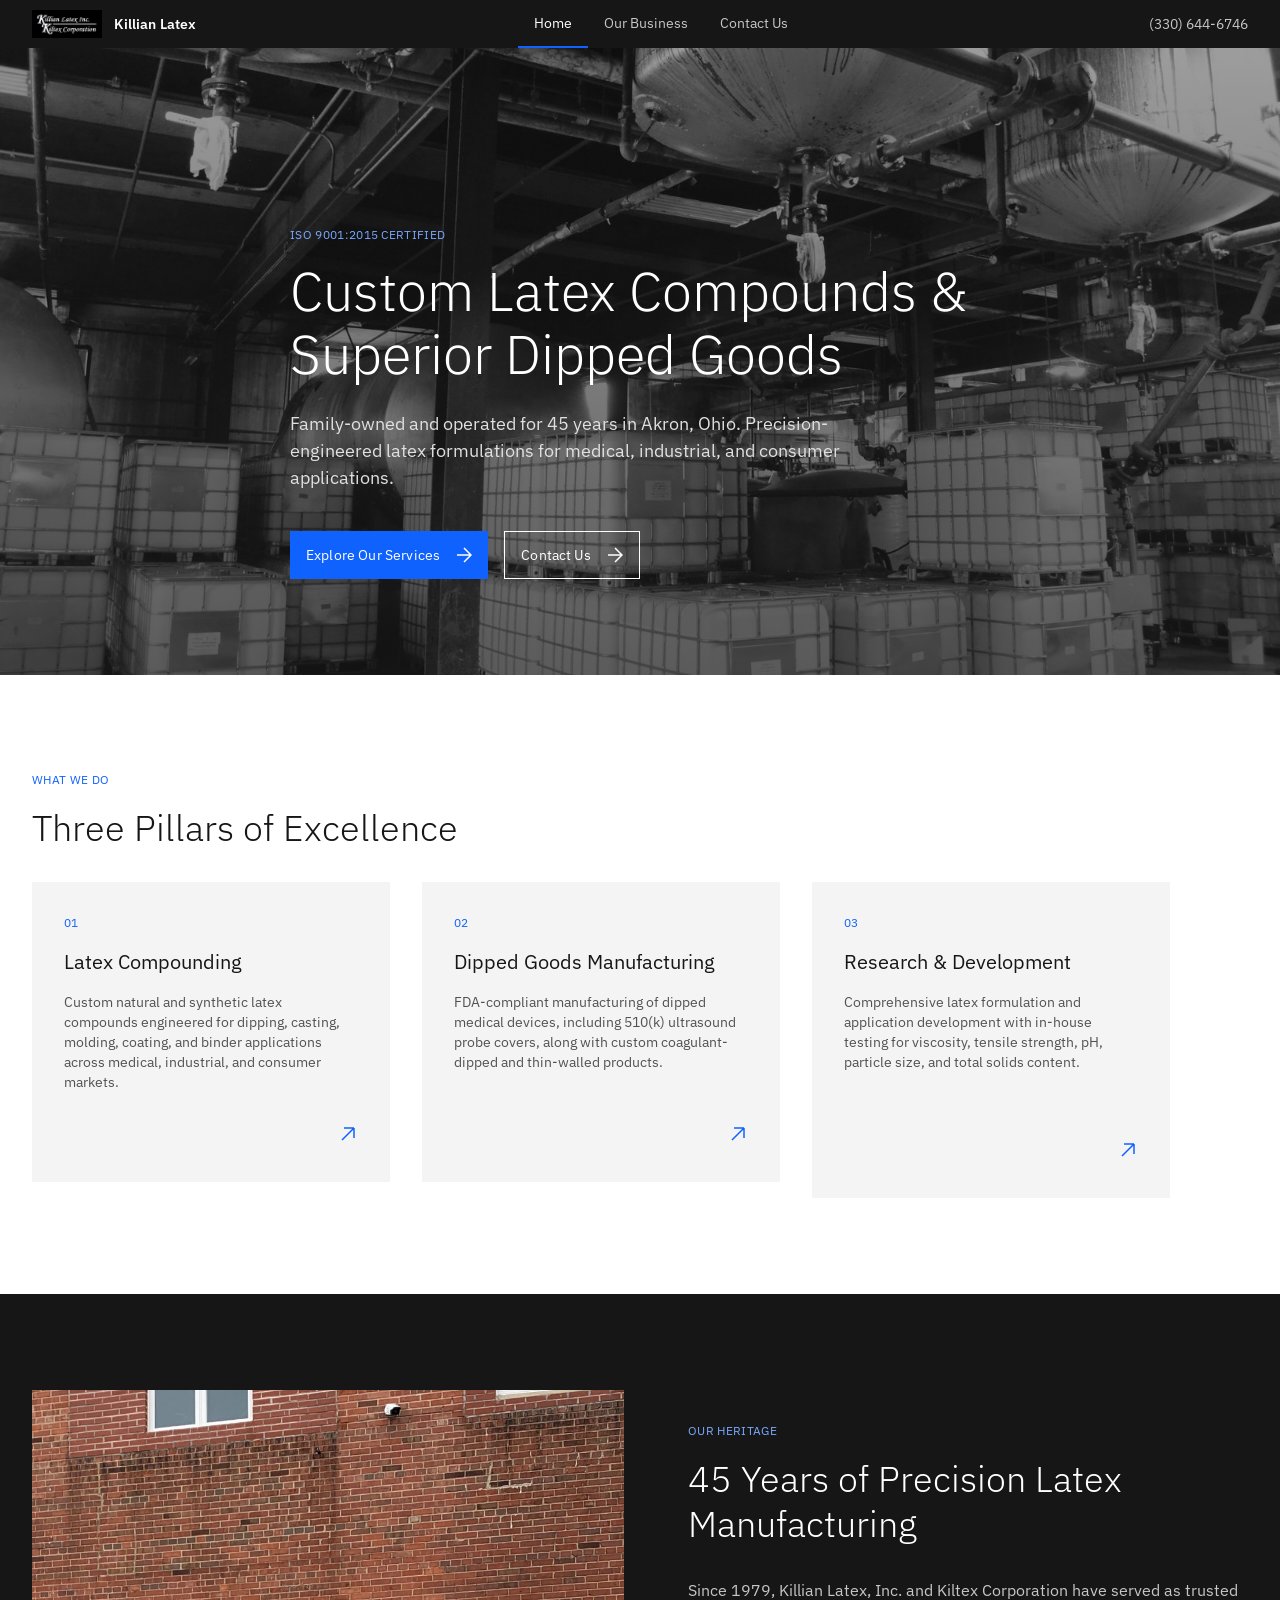
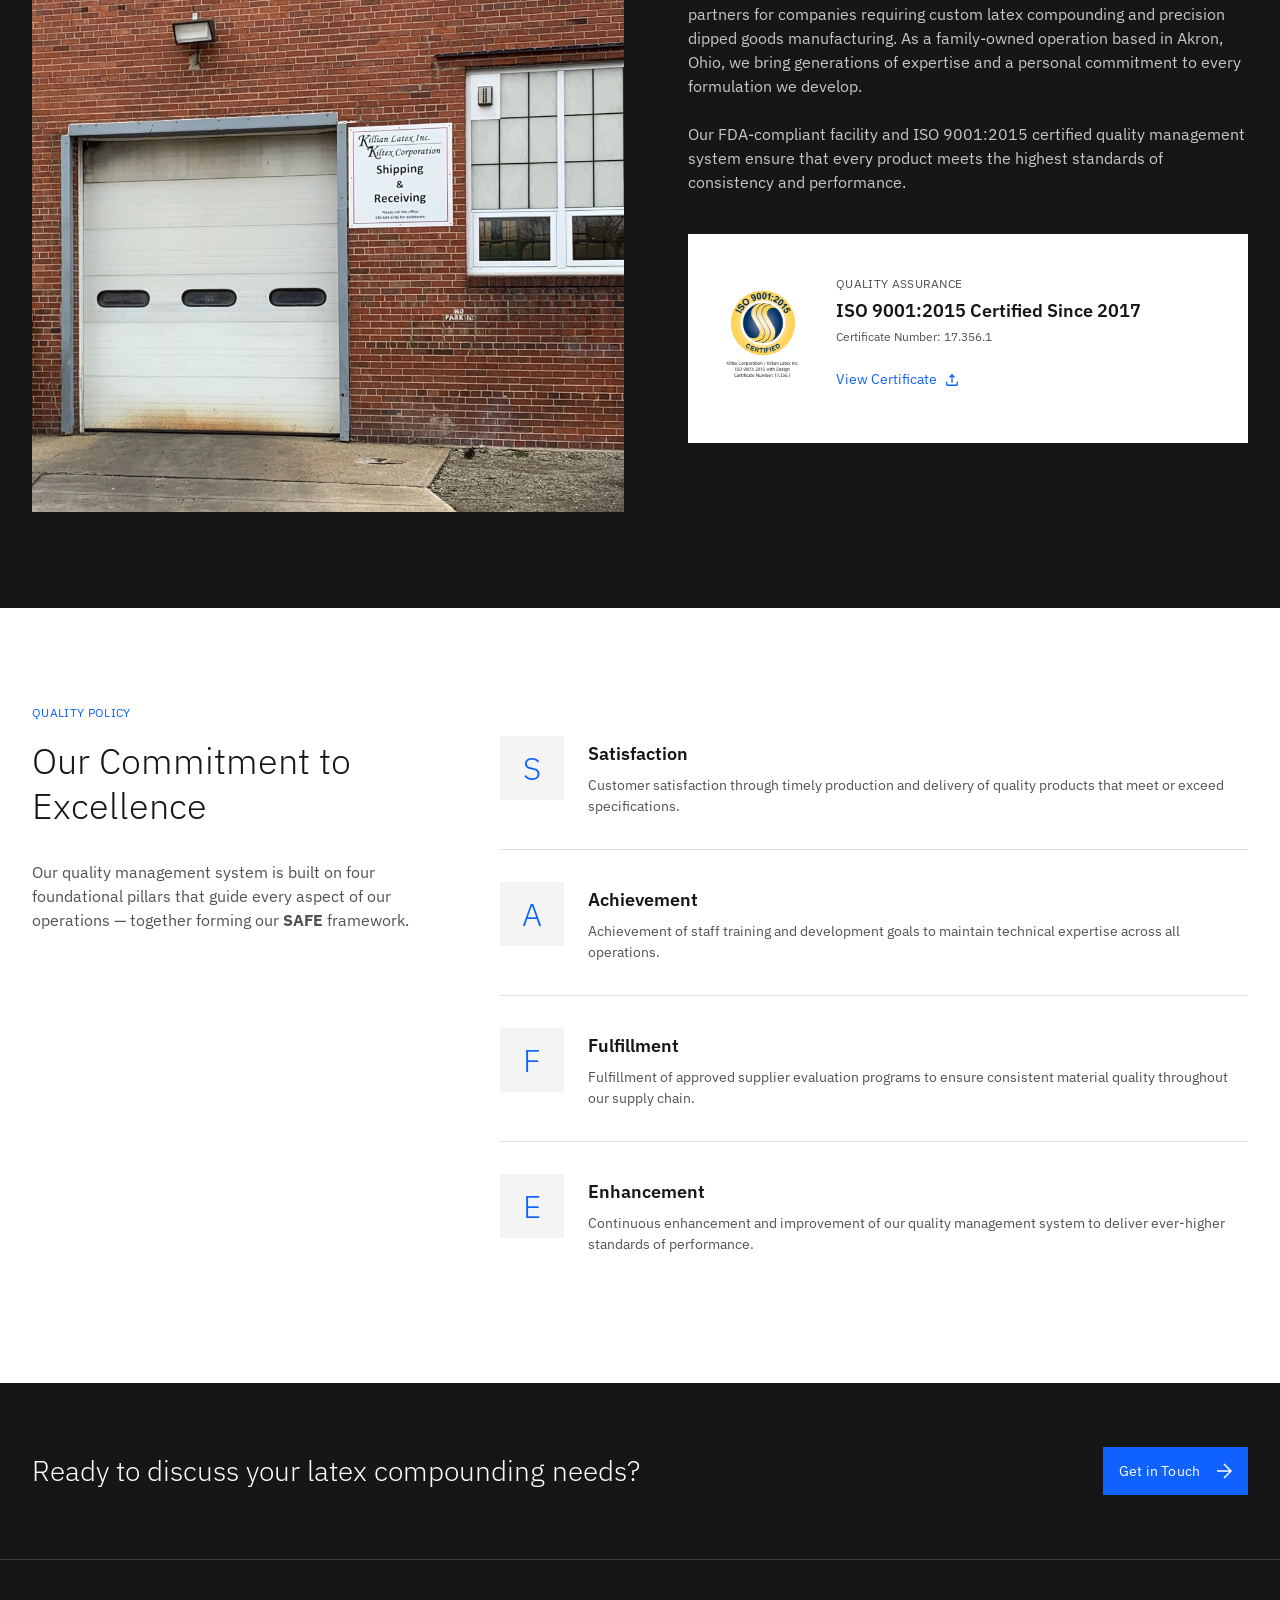
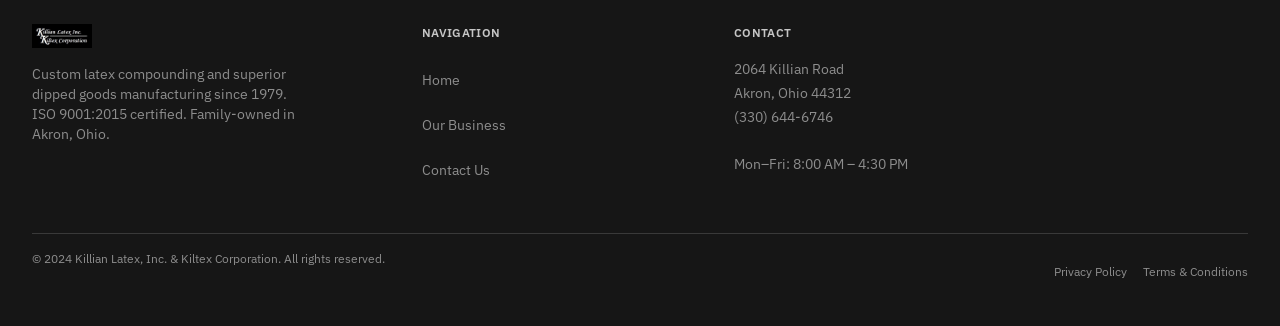
<file: index.html>
<!DOCTYPE html>
<html lang="en">
<head>
  <meta charset="UTF-8">
  <meta name="viewport" content="width=device-width, initial-scale=1.0">
  <title>Killian Latex | Custom Latex Compounding & Dipped Goods Manufacturer | Akron, OH</title>
  <meta name="description" content="Family-owned for 45 years, Killian Latex provides ISO 9001:2015 certified custom latex compounding, FDA-compliant dipped medical devices, and R&D services in Akron, Ohio.">
  <meta name="keywords" content="latex compounding, custom latex compounds, dipped goods manufacturer, toll compounding, Akron Ohio latex, FDA 510k medical devices, ultrasound probe covers">
  <meta name="robots" content="index, follow">
  <link rel="canonical" href="https://killianlatex.com/">

  <!-- Open Graph -->
  <meta property="og:title" content="Killian Latex | Custom Latex Compounding & Dipped Goods Manufacturer">
  <meta property="og:description" content="45 years of precision latex compounding and FDA-compliant dipped goods manufacturing. ISO 9001:2015 certified.">
  <meta property="og:type" content="website">
  <meta property="og:url" content="https://killianlatex.com/">
  <meta property="og:image" content="https://killianlatex.com/images/hero-facility.jpg">
  <meta property="og:locale" content="en_US">
  <meta property="og:site_name" content="Killian Latex, Inc. & Kiltex Corporation">

  <!-- Twitter Card -->
  <meta name="twitter:card" content="summary_large_image">
  <meta name="twitter:title" content="Killian Latex | Custom Latex Compounding & Dipped Goods Manufacturer">
  <meta name="twitter:description" content="45 years of precision latex compounding and FDA-compliant dipped goods manufacturing.">
  <meta name="twitter:image" content="https://killianlatex.com/images/hero-facility.jpg">

  <!-- Fonts -->
  <link rel="preconnect" href="https://fonts.googleapis.com">
  <link rel="preconnect" href="https://fonts.gstatic.com" crossorigin>
  <link href="https://fonts.googleapis.com/css2?family=IBM+Plex+Sans:wght@300;400;600&display=swap" rel="stylesheet">

  <!-- Styles -->
  <link rel="stylesheet" href="css/tokens.css">
  <link rel="stylesheet" href="css/base.css">
  <link rel="stylesheet" href="css/components.css">

  <!-- Structured Data -->
  <script type="application/ld+json">
  {
    "@context": "https://schema.org",
    "@type": "ManufacturingBusiness",
    "name": "Killian Latex, Inc. & Kiltex Corporation",
    "description": "Custom latex compounding and superior dipped goods manufacturing. Family-owned and operated for 45 years.",
    "url": "https://killianlatex.com",
    "telephone": "+1-330-644-6746",
    "foundingDate": "1979",
    "address": {
      "@type": "PostalAddress",
      "streetAddress": "2064 Killian Road",
      "addressLocality": "Akron",
      "addressRegion": "OH",
      "postalCode": "44312",
      "addressCountry": "US"
    },
    "geo": {
      "@type": "GeoCoordinates",
      "latitude": "41.0234",
      "longitude": "-81.4868"
    },
    "openingHoursSpecification": {
      "@type": "OpeningHoursSpecification",
      "dayOfWeek": ["Monday","Tuesday","Wednesday","Thursday","Friday"],
      "opens": "08:00",
      "closes": "16:30"
    },
    "hasCredential": {
      "@type": "EducationalOccupationalCredential",
      "credentialCategory": "Quality Management",
      "name": "ISO 9001:2015"
    },
    "makesOffer": [
      {
        "@type": "Offer",
        "itemOffered": {
          "@type": "Service",
          "name": "Custom Latex Compounding",
          "description": "Natural and synthetic latex compounding for medical, industrial, and consumer applications."
        }
      },
      {
        "@type": "Offer",
        "itemOffered": {
          "@type": "Service",
          "name": "Dipped Goods Manufacturing",
          "description": "FDA-compliant dipped medical devices and custom manufactured dipped products."
        }
      },
      {
        "@type": "Offer",
        "itemOffered": {
          "@type": "Service",
          "name": "Research & Development",
          "description": "Latex formulation development, water-based solutions, and comprehensive testing services."
        }
      }
    ]
  }
  </script>
</head>
<body>
  <a href="#main-content" class="skip-link">Skip to main content</a>

  <!-- ==================== MASTHEAD ==================== -->
  <header class="cds-header" role="banner">
    <div class="cds-header__inner">
      <a href="index.html" class="cds-header__logo" aria-label="Killian Latex - Home">
        <img src="images/logo.jpg" alt="Killian Latex logo" width="80" height="28">
        <span class="cds-header__logo-text">Killian Latex</span>
      </a>
      <nav class="cds-header__nav" role="navigation" aria-label="Main navigation">
        <a href="index.html" class="cds-header__nav-link cds-header__nav-link--active">Home</a>
        <a href="our-business.html" class="cds-header__nav-link">Our Business</a>
        <a href="contact.html" class="cds-header__nav-link">Contact Us</a>
      </nav>
      <a href="tel:+13306446746" class="cds-header__phone" aria-label="Call us at 330-644-6746">(330) 644-6746</a>
      <a href="tel:+13306446746" class="cds-header__phone-icon" aria-label="Call (330) 644-6746">
        <svg xmlns="http://www.w3.org/2000/svg" viewBox="0 0 20 20"><path d="M2 3.5A1.5 1.5 0 0 1 3.5 2h2.879a1.5 1.5 0 0 1 1.342.83l1.2 2.4a1.5 1.5 0 0 1-.282 1.717l-.756.756a9.01 9.01 0 0 0 4.414 4.414l.756-.756a1.5 1.5 0 0 1 1.717-.282l2.4 1.2a1.5 1.5 0 0 1 .83 1.342V16.5A1.5 1.5 0 0 1 16.5 18 14.5 14.5 0 0 1 2 3.5z" fill="currentColor"/></svg>
      </a>
      <button class="cds-header__menu-btn" aria-label="Open navigation menu" aria-expanded="false" aria-controls="side-nav">
        <svg xmlns="http://www.w3.org/2000/svg" viewBox="0 0 20 20"><path d="M2 4.5h16M2 10h16M2 15.5h16" stroke="currentColor" stroke-width="1.5" fill="none"/></svg>
      </button>
    </div>
  </header>

  <!-- Mobile Side Nav -->
  <nav class="cds-side-nav" id="side-nav" role="navigation" aria-label="Mobile navigation">
    <div class="cds-side-nav__close">
      <button class="cds-side-nav__close-btn" aria-label="Close navigation menu">
        <svg xmlns="http://www.w3.org/2000/svg" viewBox="0 0 20 20"><path d="M4 4l12 12M16 4L4 16" stroke="currentColor" stroke-width="1.5" fill="none"/></svg>
      </button>
    </div>
    <a href="index.html" class="cds-side-nav__link cds-side-nav__link--active">Home</a>
    <a href="our-business.html" class="cds-side-nav__link">Our Business</a>
    <a href="contact.html" class="cds-side-nav__link">Contact Us</a>
    <a href="tel:+13306446746" class="cds-side-nav__phone">(330) 644-6746</a>
  </nav>
  <div class="cds-nav-overlay" aria-hidden="true"></div>

  <main id="main-content">
    <!-- ==================== HERO ==================== -->
    <section class="hero" aria-label="Introduction">
      <div class="hero__bg" style="background-image: url('images/hero-facility.jpg');" role="img" aria-label="Killian Latex manufacturing facility"></div>
      <div class="cds-grid">
        <div class="hero__content">
          <p class="hero__overline">ISO 9001:2015 Certified</p>
          <h1 class="hero__title">Custom Latex Compounds &amp; Superior Dipped Goods</h1>
          <p class="hero__subtitle">Family-owned and operated for 45 years in Akron, Ohio. Precision-engineered latex formulations for medical, industrial, and consumer applications.</p>
          <div class="hero__actions">
            <a href="our-business.html" class="cds-btn cds-btn--primary">
              Explore Our Services
              <svg xmlns="http://www.w3.org/2000/svg" viewBox="0 0 16 16"><path d="M8 1l7 7-7 7M1 8h14" stroke="currentColor" stroke-width="1.5" fill="none"/></svg>
            </a>
            <a href="contact.html" class="cds-btn cds-btn--ghost">
              Contact Us
              <svg xmlns="http://www.w3.org/2000/svg" viewBox="0 0 16 16"><path d="M8 1l7 7-7 7M1 8h14" stroke="currentColor" stroke-width="1.5" fill="none"/></svg>
            </a>
          </div>
        </div>
      </div>
    </section>

    <!-- ==================== SERVICE PILLARS ==================== -->
    <section class="section-padding bg-white" aria-label="Our services">
      <div class="cds-grid">
        <p class="section-overline">What We Do</p>
        <h2 class="section-heading">Three Pillars of Excellence</h2>
        <div class="cds-row cds-tile-row">
          <div class="cds-col-sm-16 cds-col-md-8 cds-col-lg-5" >
            <a href="our-business.html#latex-compounding" class="cds-tile cds-fade-in">
              <p class="cds-tile__overline">01</p>
              <h3 class="cds-tile__title">Latex Compounding</h3>
              <p class="cds-tile__body">Custom natural and synthetic latex compounds engineered for dipping, casting, molding, coating, and binder applications across medical, industrial, and consumer markets.</p>
              <span class="cds-tile__arrow">
                <svg xmlns="http://www.w3.org/2000/svg" viewBox="0 0 20 20"><path d="M4 16L16 4M16 4H6M16 4v10" stroke="currentColor" stroke-width="1.5" fill="none"/></svg>
              </span>
            </a>
          </div>
          <div class="cds-col-sm-16 cds-col-md-8 cds-col-lg-5" >
            <a href="our-business.html#dipped-goods" class="cds-tile cds-fade-in">
              <p class="cds-tile__overline">02</p>
              <h3 class="cds-tile__title">Dipped Goods Manufacturing</h3>
              <p class="cds-tile__body">FDA-compliant manufacturing of dipped medical devices, including 510(k) ultrasound probe covers, along with custom coagulant-dipped and thin-walled products.</p>
              <span class="cds-tile__arrow">
                <svg xmlns="http://www.w3.org/2000/svg" viewBox="0 0 20 20"><path d="M4 16L16 4M16 4H6M16 4v10" stroke="currentColor" stroke-width="1.5" fill="none"/></svg>
              </span>
            </a>
          </div>
          <div class="cds-col-sm-16 cds-col-md-8 cds-col-lg-5" >
            <a href="our-business.html#research-development" class="cds-tile cds-fade-in">
              <p class="cds-tile__overline">03</p>
              <h3 class="cds-tile__title">Research &amp; Development</h3>
              <p class="cds-tile__body">Comprehensive latex formulation and application development with in-house testing for viscosity, tensile strength, pH, particle size, and total solids content.</p>
              <span class="cds-tile__arrow">
                <svg xmlns="http://www.w3.org/2000/svg" viewBox="0 0 20 20"><path d="M4 16L16 4M16 4H6M16 4v10" stroke="currentColor" stroke-width="1.5" fill="none"/></svg>
              </span>
            </a>
          </div>
        </div>
      </div>
    </section>

    <!-- ==================== HERITAGE ==================== -->
    <section class="heritage-section" aria-label="Company heritage">
      <div class="cds-grid">
        <div class="cds-row">
          <div class="cds-col-sm-16 cds-col-lg-8 cds-fade-in">
            <div class="heritage-image-wrap">
              <img src="images/building-exterior.jpg" alt="Killian Latex manufacturing facility at 2064 Killian Road, Akron, Ohio" class="heritage-image" loading="lazy" width="800" height="533">
            </div>
          </div>
          <div class="cds-col-sm-16 cds-col-lg-8 cds-fade-in">
            <div class="heritage-content">
              <p class="section-overline" style="color: var(--cds-blue-40);">Our Heritage</p>
              <h2 class="section-heading section-heading--white">45 Years of Precision Latex Manufacturing</h2>
              <p class="cds-body-long-02" style="color: var(--cds-gray-30); margin-bottom: var(--cds-spacing-06);">
                Since 1979, Killian Latex, Inc. and Kiltex Corporation have served as trusted partners for companies requiring custom latex compounding and precision dipped goods manufacturing. As a family-owned operation based in Akron, Ohio, we bring generations of expertise and a personal commitment to every formulation we develop.
              </p>
              <p class="cds-body-long-02" style="color: var(--cds-gray-30);">
                Our FDA-compliant facility and ISO 9001:2015 certified quality management system ensure that every product meets the highest standards of consistency and performance.
              </p>
              <div class="heritage-cert-card">
                <img src="images/Certificate Image.webp" alt="ISO 9001:2015 Certified — Kiltex Corporation / Killian Latex Inc., Certificate Number 17.356.1" class="heritage-cert__badge" loading="lazy" width="140" height="140">
                <div class="heritage-cert__info">
                  <p class="heritage-stat__label">Quality Assurance</p>
                  <p class="heritage-stat__value">ISO 9001:2015 Certified Since 2017</p>
                  <p class="heritage-cert__number">Certificate Number: 17.356.1</p>
                  <a href="images/Killian Latex Certificate.pdf" target="_blank" rel="noopener" class="heritage-cert__link">
                    View Certificate
                    <svg xmlns="http://www.w3.org/2000/svg" viewBox="0 0 16 16" width="14" height="14"><path d="M14 10v3a1 1 0 0 1-1 1H3a1 1 0 0 1-1-1v-3M11 5L8 2 5 5M8 2v9" stroke="currentColor" stroke-width="1.5" fill="none"/></svg>
                  </a>
                </div>
              </div>
            </div>
          </div>
        </div>
      </div>
    </section>

    <!-- ==================== QUALITY POLICY ==================== -->
    <section class="section-padding bg-white" aria-label="Quality policy">
      <div class="cds-grid">
        <div class="cds-row">
          <div class="cds-col-sm-16 cds-col-lg-6">
            <p class="section-overline">Quality Policy</p>
            <h2 class="section-heading">Our Commitment to Excellence</h2>
            <p class="section-intro" style="margin-bottom: 0;">Our quality management system is built on four foundational pillars that guide every aspect of our operations — together forming our <strong>SAFE</strong> framework.</p>
          </div>
          <div class="cds-col-sm-16 cds-col-lg-10">
            <div class="safe-stack cds-fade-in">
              <div class="safe-stack__item">
                <div class="safe-stack__letter-col">
                  <span class="safe-stack__letter">S</span>
                </div>
                <div class="safe-stack__content">
                  <h3 class="safe-stack__title">Satisfaction</h3>
                  <p class="safe-stack__desc">Customer satisfaction through timely production and delivery of quality products that meet or exceed specifications.</p>
                </div>
              </div>
              <div class="safe-stack__item">
                <div class="safe-stack__letter-col">
                  <span class="safe-stack__letter">A</span>
                </div>
                <div class="safe-stack__content">
                  <h3 class="safe-stack__title">Achievement</h3>
                  <p class="safe-stack__desc">Achievement of staff training and development goals to maintain technical expertise across all operations.</p>
                </div>
              </div>
              <div class="safe-stack__item">
                <div class="safe-stack__letter-col">
                  <span class="safe-stack__letter">F</span>
                </div>
                <div class="safe-stack__content">
                  <h3 class="safe-stack__title">Fulfillment</h3>
                  <p class="safe-stack__desc">Fulfillment of approved supplier evaluation programs to ensure consistent material quality throughout our supply chain.</p>
                </div>
              </div>
              <div class="safe-stack__item safe-stack__item--last">
                <div class="safe-stack__letter-col">
                  <span class="safe-stack__letter">E</span>
                </div>
                <div class="safe-stack__content">
                  <h3 class="safe-stack__title">Enhancement</h3>
                  <p class="safe-stack__desc">Continuous enhancement and improvement of our quality management system to deliver ever-higher standards of performance.</p>
                </div>
              </div>
            </div>
          </div>
        </div>
      </div>
    </section>

    <!-- ==================== CTA BAND ==================== -->
    <section class="cta-band" aria-label="Call to action">
      <div class="cds-grid">
        <div class="cta-band__inner">
          <h2 class="cta-band__text">Ready to discuss your latex compounding needs?</h2>
          <a href="contact.html" class="cds-btn cds-btn--primary">
            Get in Touch
            <svg xmlns="http://www.w3.org/2000/svg" viewBox="0 0 16 16"><path d="M8 1l7 7-7 7M1 8h14" stroke="currentColor" stroke-width="1.5" fill="none"/></svg>
          </a>
        </div>
      </div>
    </section>
  </main>

  <!-- ==================== FOOTER ==================== -->
  <footer class="cds-footer" role="contentinfo">
    <div class="cds-grid">
      <div class="cds-row">
        <div class="cds-col-sm-16 cds-col-md-8 cds-col-lg-5">
          <img src="images/logo.jpg" alt="Killian Latex" class="cds-footer__logo" width="80" height="28">
          <p class="cds-footer__desc">Custom latex compounding and superior dipped goods manufacturing since 1979. ISO 9001:2015 certified. Family-owned in Akron, Ohio.</p>
        </div>
        <div class="cds-col-sm-16 cds-col-md-4 cds-col-lg-4">
          <p class="cds-footer__heading">Navigation</p>
          <a href="index.html" class="cds-footer__link">Home</a>
          <a href="our-business.html" class="cds-footer__link">Our Business</a>
          <a href="contact.html" class="cds-footer__link">Contact Us</a>
        </div>
        <div class="cds-col-sm-16 cds-col-md-4 cds-col-lg-4">
          <p class="cds-footer__heading">Contact</p>
          <div class="cds-footer__contact-info">
            2064 Killian Road<br>
            Akron, Ohio 44312<br>
            <a href="tel:+13306446746">(330) 644-6746</a><br><br>
            Mon&ndash;Fri: 8:00 AM &ndash; 4:30 PM
          </div>
        </div>
      </div>
      <div class="cds-footer__bottom">
        <p class="cds-footer__copyright">&copy; 2024 Killian Latex, Inc. &amp; Kiltex Corporation. All rights reserved.</p>
        <div class="cds-footer__legal">
          <a href="#">Privacy Policy</a>
          <a href="#">Terms &amp; Conditions</a>
        </div>
      </div>
    </div>
  </footer>

  <script src="js/main.js" defer></script>
</body>
</html>
</file>
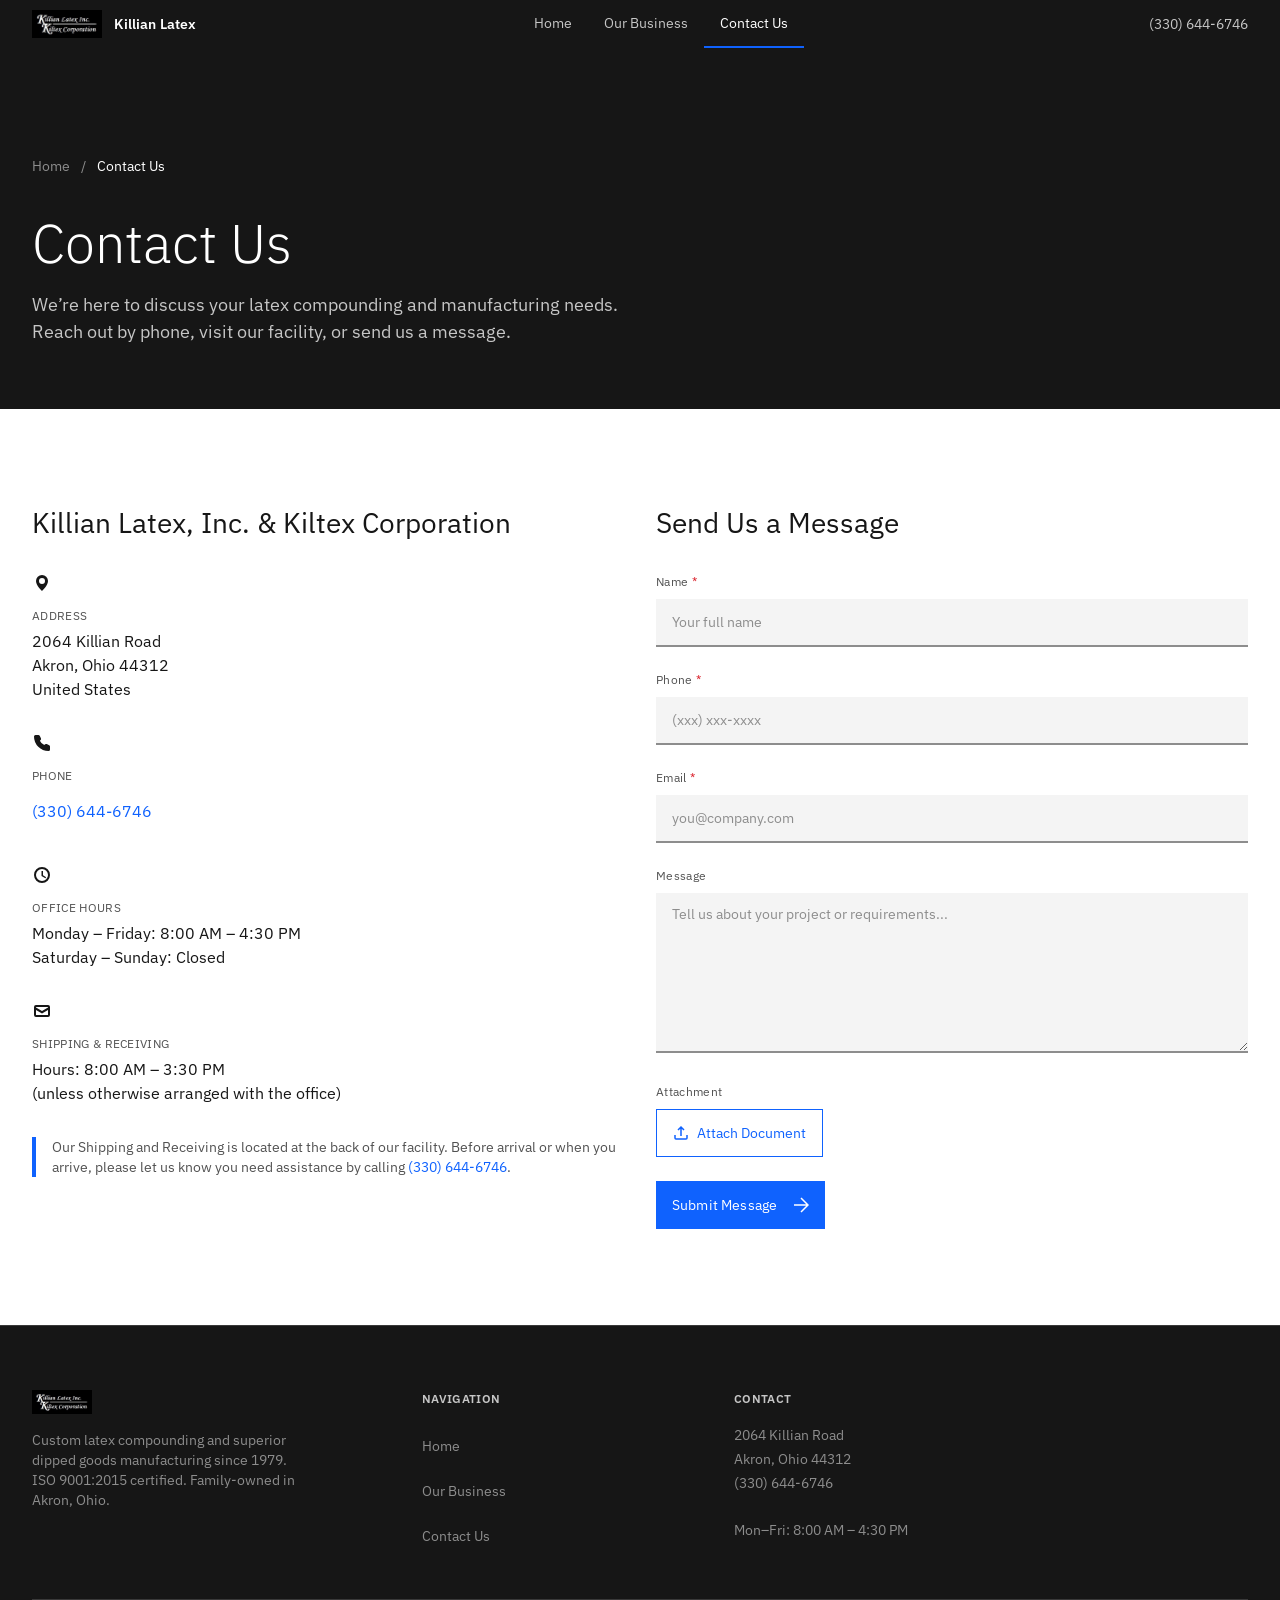
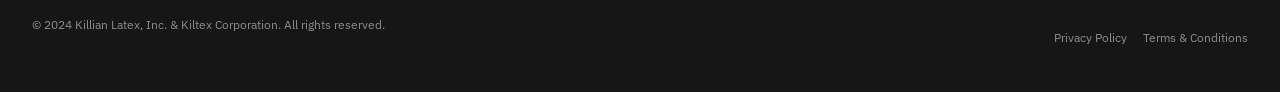
<file: contact.html>
<!DOCTYPE html>
<html lang="en">
<head>
  <meta charset="UTF-8">
  <meta name="viewport" content="width=device-width, initial-scale=1.0">
  <title>Contact Killian Latex | Akron, Ohio Latex Manufacturer</title>
  <meta name="description" content="Contact Killian Latex for custom latex compounding, dipped goods manufacturing, and R&D inquiries. Located at 2064 Killian Road, Akron, Ohio 44312. Call (330) 644-6746.">
  <meta name="keywords" content="contact Killian Latex, Akron Ohio latex manufacturer, latex compounding quote, custom latex inquiry">
  <meta name="robots" content="index, follow">
  <link rel="canonical" href="https://killianlatex.com/contact-us">

  <!-- Open Graph -->
  <meta property="og:title" content="Contact Killian Latex | Akron, Ohio Latex Manufacturer">
  <meta property="og:description" content="Get in touch with Killian Latex for custom latex compounding and manufacturing inquiries. Akron, Ohio.">
  <meta property="og:type" content="website">
  <meta property="og:url" content="https://killianlatex.com/contact-us">
  <meta property="og:image" content="https://killianlatex.com/images/building-exterior.jpg">
  <meta property="og:locale" content="en_US">
  <meta property="og:site_name" content="Killian Latex, Inc. & Kiltex Corporation">

  <!-- Twitter Card -->
  <meta name="twitter:card" content="summary_large_image">
  <meta name="twitter:title" content="Contact Killian Latex | Akron, Ohio">
  <meta name="twitter:description" content="Get in touch with Killian Latex for custom latex compounding and manufacturing inquiries.">
  <meta name="twitter:image" content="https://killianlatex.com/images/building-exterior.jpg">

  <!-- Fonts -->
  <link rel="preconnect" href="https://fonts.googleapis.com">
  <link rel="preconnect" href="https://fonts.gstatic.com" crossorigin>
  <link href="https://fonts.googleapis.com/css2?family=IBM+Plex+Sans:wght@300;400;600&display=swap" rel="stylesheet">

  <!-- Styles -->
  <link rel="stylesheet" href="css/tokens.css">
  <link rel="stylesheet" href="css/base.css">
  <link rel="stylesheet" href="css/components.css">

  <!-- Structured Data -->
  <script type="application/ld+json">
  {
    "@context": "https://schema.org",
    "@type": "ContactPage",
    "name": "Contact Killian Latex",
    "description": "Contact page for Killian Latex, Inc. & Kiltex Corporation",
    "mainEntity": {
      "@type": "ManufacturingBusiness",
      "name": "Killian Latex, Inc. & Kiltex Corporation",
      "telephone": "+1-330-644-6746",
      "address": {
        "@type": "PostalAddress",
        "streetAddress": "2064 Killian Road",
        "addressLocality": "Akron",
        "addressRegion": "OH",
        "postalCode": "44312",
        "addressCountry": "US"
      },
      "openingHoursSpecification": {
        "@type": "OpeningHoursSpecification",
        "dayOfWeek": ["Monday","Tuesday","Wednesday","Thursday","Friday"],
        "opens": "08:00",
        "closes": "16:30"
      }
    }
  }
  </script>
</head>
<body>
  <a href="#main-content" class="skip-link">Skip to main content</a>

  <!-- ==================== MASTHEAD ==================== -->
  <header class="cds-header" role="banner">
    <div class="cds-header__inner">
      <a href="index.html" class="cds-header__logo" aria-label="Killian Latex - Home">
        <img src="images/logo.jpg" alt="Killian Latex logo" width="80" height="28">
        <span class="cds-header__logo-text">Killian Latex</span>
      </a>
      <nav class="cds-header__nav" role="navigation" aria-label="Main navigation">
        <a href="index.html" class="cds-header__nav-link">Home</a>
        <a href="our-business.html" class="cds-header__nav-link">Our Business</a>
        <a href="contact.html" class="cds-header__nav-link cds-header__nav-link--active">Contact Us</a>
      </nav>
      <a href="tel:+13306446746" class="cds-header__phone" aria-label="Call us at 330-644-6746">(330) 644-6746</a>
      <a href="tel:+13306446746" class="cds-header__phone-icon" aria-label="Call (330) 644-6746">
        <svg xmlns="http://www.w3.org/2000/svg" viewBox="0 0 20 20"><path d="M2 3.5A1.5 1.5 0 0 1 3.5 2h2.879a1.5 1.5 0 0 1 1.342.83l1.2 2.4a1.5 1.5 0 0 1-.282 1.717l-.756.756a9.01 9.01 0 0 0 4.414 4.414l.756-.756a1.5 1.5 0 0 1 1.717-.282l2.4 1.2a1.5 1.5 0 0 1 .83 1.342V16.5A1.5 1.5 0 0 1 16.5 18 14.5 14.5 0 0 1 2 3.5z" fill="currentColor"/></svg>
      </a>
      <button class="cds-header__menu-btn" aria-label="Open navigation menu" aria-expanded="false" aria-controls="side-nav">
        <svg xmlns="http://www.w3.org/2000/svg" viewBox="0 0 20 20"><path d="M2 4.5h16M2 10h16M2 15.5h16" stroke="currentColor" stroke-width="1.5" fill="none"/></svg>
      </button>
    </div>
  </header>

  <!-- Mobile Side Nav -->
  <nav class="cds-side-nav" id="side-nav" role="navigation" aria-label="Mobile navigation">
    <div class="cds-side-nav__close">
      <button class="cds-side-nav__close-btn" aria-label="Close navigation menu">
        <svg xmlns="http://www.w3.org/2000/svg" viewBox="0 0 20 20"><path d="M4 4l12 12M16 4L4 16" stroke="currentColor" stroke-width="1.5" fill="none"/></svg>
      </button>
    </div>
    <a href="index.html" class="cds-side-nav__link">Home</a>
    <a href="our-business.html" class="cds-side-nav__link">Our Business</a>
    <a href="contact.html" class="cds-side-nav__link cds-side-nav__link--active">Contact Us</a>
    <a href="tel:+13306446746" class="cds-side-nav__phone">(330) 644-6746</a>
  </nav>
  <div class="cds-nav-overlay" aria-hidden="true"></div>

  <main id="main-content">
    <!-- ==================== PAGE HERO ==================== -->
    <section class="page-hero" aria-label="Page introduction">
      <div class="cds-grid">
        <nav class="page-hero__breadcrumb" aria-label="Breadcrumb">
          <a href="index.html">Home</a>
          <span class="separator">/</span>
          <span>Contact Us</span>
        </nav>
        <h1 class="page-hero__title">Contact Us</h1>
        <p class="page-hero__subtitle">We&rsquo;re here to discuss your latex compounding and manufacturing needs. Reach out by phone, visit our facility, or send us a message.</p>
      </div>
    </section>

    <!-- ==================== CONTACT CONTENT ==================== -->
    <section class="section-padding bg-white" aria-label="Contact information and form">
      <div class="cds-grid">
        <div class="cds-row">
          <!-- Contact Information -->
          <div class="cds-col-sm-16 cds-col-lg-8 cds-fade-in" style="margin-bottom: var(--cds-spacing-09);">
            <h2 class="subsection__title" style="margin-bottom: var(--cds-spacing-07);">Killian Latex, Inc. &amp; Kiltex Corporation</h2>

            <div class="contact-block">
              <svg class="contact-block__icon" xmlns="http://www.w3.org/2000/svg" viewBox="0 0 20 20"><path d="M10 2a6 6 0 0 1 6 6c0 4.5-6 10-6 10S4 12.5 4 8a6 6 0 0 1 6-6zm0 3a3 3 0 1 0 0 6 3 3 0 0 0 0-6z" fill="currentColor"/></svg>
              <p class="contact-block__label">Address</p>
              <p class="contact-block__value">
                2064 Killian Road<br>
                Akron, Ohio 44312<br>
                United States
              </p>
            </div>

            <div class="contact-block">
              <svg class="contact-block__icon" xmlns="http://www.w3.org/2000/svg" viewBox="0 0 20 20"><path d="M2 3.5A1.5 1.5 0 0 1 3.5 2h2.879a1.5 1.5 0 0 1 1.342.83l1.2 2.4a1.5 1.5 0 0 1-.282 1.717l-.756.756a9.01 9.01 0 0 0 4.414 4.414l.756-.756a1.5 1.5 0 0 1 1.717-.282l2.4 1.2a1.5 1.5 0 0 1 .83 1.342V16.5A1.5 1.5 0 0 1 16.5 18 14.5 14.5 0 0 1 2 3.5z" fill="currentColor"/></svg>
              <p class="contact-block__label">Phone</p>
              <p class="contact-block__value">
                <a href="tel:+13306446746">(330) 644-6746</a>
              </p>
            </div>

            <div class="contact-block">
              <svg class="contact-block__icon" xmlns="http://www.w3.org/2000/svg" viewBox="0 0 20 20"><path d="M10 2a8 8 0 1 1 0 16 8 8 0 0 1 0-16zm0 2a6 6 0 1 0 0 12 6 6 0 0 0 0-12zm-.5 2H11v4.25l3.15 1.88-.75 1.23L9.5 11V6z" fill="currentColor"/></svg>
              <p class="contact-block__label">Office Hours</p>
              <p class="contact-block__value">
                Monday &ndash; Friday: 8:00 AM &ndash; 4:30 PM<br>
                Saturday &ndash; Sunday: Closed
              </p>
            </div>

            <div class="contact-block">
              <svg class="contact-block__icon" xmlns="http://www.w3.org/2000/svg" viewBox="0 0 20 20"><path d="M4 4h12a2 2 0 0 1 2 2v8a2 2 0 0 1-2 2H4a2 2 0 0 1-2-2V6a2 2 0 0 1 2-2zm0 2v.511l6 3.6 6-3.6V6H4zm0 2.989V14h12V8.989l-6 3.6-6-3.6z" fill="currentColor"/></svg>
              <p class="contact-block__label">Shipping &amp; Receiving</p>
              <p class="contact-block__value">
                Hours: 8:00 AM &ndash; 3:30 PM<br>
                (unless otherwise arranged with the office)
              </p>
            </div>

            <div class="contact-note">
              <p>Our Shipping and Receiving is located at the back of our facility. Before arrival or when you arrive, please let us know you need assistance by calling <a href="tel:+13306446746">(330) 644-6746</a>.</p>
            </div>
          </div>

          <!-- Contact Form -->
          <div class="cds-col-sm-16 cds-col-lg-8 cds-fade-in">
            <h2 class="subsection__title" style="margin-bottom: var(--cds-spacing-07);">Send Us a Message</h2>

            <div id="form-notification" class="cds-notification" role="status" aria-live="polite"></div>

            <form id="contact-form" action="https://formspree.io/f/placeholder" method="POST" novalidate>
              <div class="cds-form-group">
                <label for="name" class="cds-form-group__label cds-form-group__label--required">Name</label>
                <input type="text" id="name" name="name" class="cds-text-input" placeholder="Your full name" required autocomplete="name">
                <p class="cds-form-group__error" id="name-error" role="alert">Please enter your name.</p>
              </div>

              <div class="cds-form-group">
                <label for="phone" class="cds-form-group__label cds-form-group__label--required">Phone</label>
                <input type="tel" id="phone" name="phone" class="cds-text-input" placeholder="(xxx) xxx-xxxx" required autocomplete="tel">
                <p class="cds-form-group__error" id="phone-error" role="alert">Please enter a valid phone number.</p>
              </div>

              <div class="cds-form-group">
                <label for="email" class="cds-form-group__label cds-form-group__label--required">Email</label>
                <input type="email" id="email" name="email" class="cds-text-input" placeholder="you@company.com" required autocomplete="email">
                <p class="cds-form-group__error" id="email-error" role="alert">Please enter a valid email address.</p>
              </div>

              <div class="cds-form-group">
                <label for="message" class="cds-form-group__label">Message</label>
                <textarea id="message" name="message" class="cds-textarea" placeholder="Tell us about your project or requirements..."></textarea>
              </div>

              <div class="cds-form-group">
                <label class="cds-form-group__label">Attachment</label>
                <label for="attachment" class="cds-file-label">
                  <svg xmlns="http://www.w3.org/2000/svg" viewBox="0 0 16 16"><path d="M14 10v3a1 1 0 0 1-1 1H3a1 1 0 0 1-1-1v-3M11 5L8 2 5 5M8 2v9" stroke="currentColor" stroke-width="1.5" fill="none"/></svg>
                  Attach Document
                </label>
                <input type="file" id="attachment" name="attachment" class="cds-file-input" accept=".pdf,.doc,.docx,.txt,.jpg,.png">
                <p class="cds-file-name" id="file-name"></p>
              </div>

              <button type="submit" class="cds-btn cds-btn--primary" id="submit-btn">
                Submit Message
                <svg xmlns="http://www.w3.org/2000/svg" viewBox="0 0 16 16"><path d="M8 1l7 7-7 7M1 8h14" stroke="currentColor" stroke-width="1.5" fill="none"/></svg>
              </button>
            </form>
          </div>
        </div>
      </div>
    </section>
  </main>

  <!-- ==================== FOOTER ==================== -->
  <footer class="cds-footer" role="contentinfo">
    <div class="cds-grid">
      <div class="cds-row">
        <div class="cds-col-sm-16 cds-col-md-8 cds-col-lg-5">
          <img src="images/logo.jpg" alt="Killian Latex" class="cds-footer__logo" width="80" height="28">
          <p class="cds-footer__desc">Custom latex compounding and superior dipped goods manufacturing since 1979. ISO 9001:2015 certified. Family-owned in Akron, Ohio.</p>
        </div>
        <div class="cds-col-sm-16 cds-col-md-4 cds-col-lg-4">
          <p class="cds-footer__heading">Navigation</p>
          <a href="index.html" class="cds-footer__link">Home</a>
          <a href="our-business.html" class="cds-footer__link">Our Business</a>
          <a href="contact.html" class="cds-footer__link">Contact Us</a>
        </div>
        <div class="cds-col-sm-16 cds-col-md-4 cds-col-lg-4">
          <p class="cds-footer__heading">Contact</p>
          <div class="cds-footer__contact-info">
            2064 Killian Road<br>
            Akron, Ohio 44312<br>
            <a href="tel:+13306446746">(330) 644-6746</a><br><br>
            Mon&ndash;Fri: 8:00 AM &ndash; 4:30 PM
          </div>
        </div>
      </div>
      <div class="cds-footer__bottom">
        <p class="cds-footer__copyright">&copy; 2024 Killian Latex, Inc. &amp; Kiltex Corporation. All rights reserved.</p>
        <div class="cds-footer__legal">
          <a href="#">Privacy Policy</a>
          <a href="#">Terms &amp; Conditions</a>
        </div>
      </div>
    </div>
  </footer>

  <script src="js/main.js" defer></script>
</body>
</html>
</file>
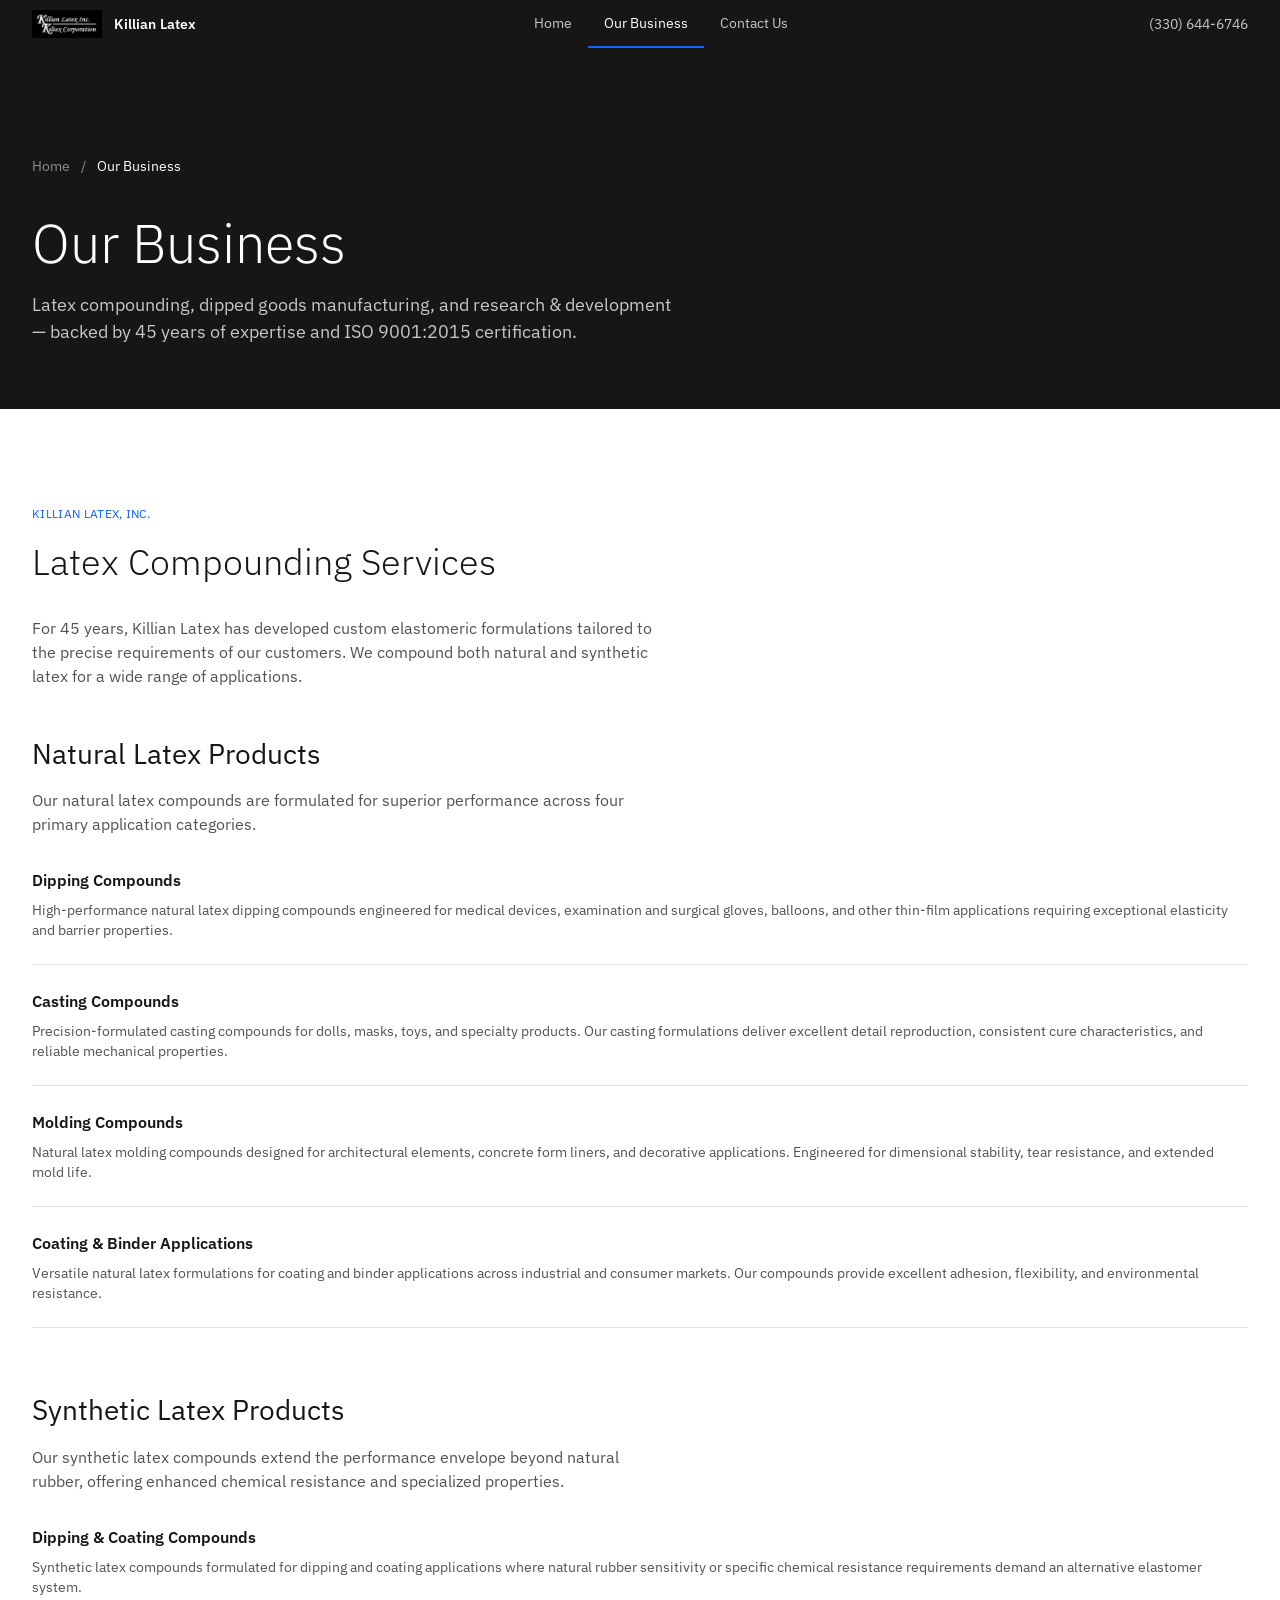
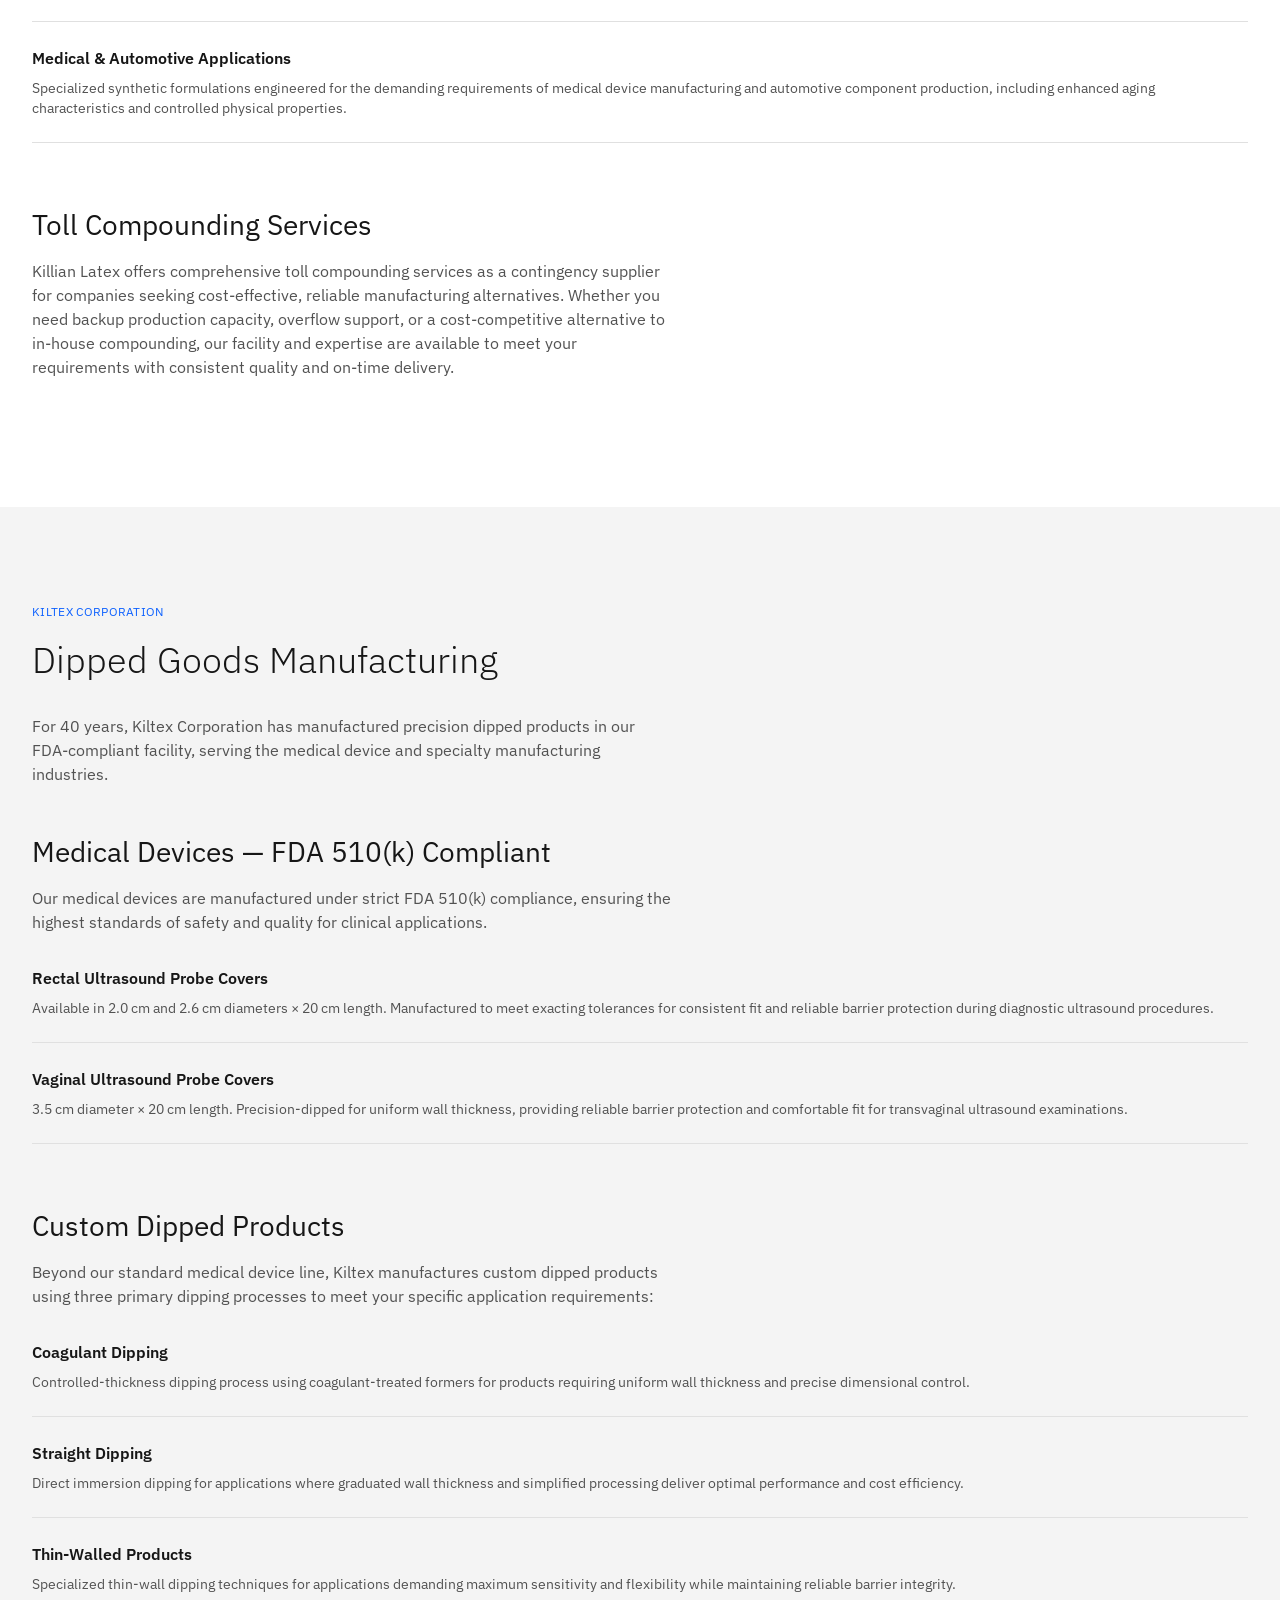
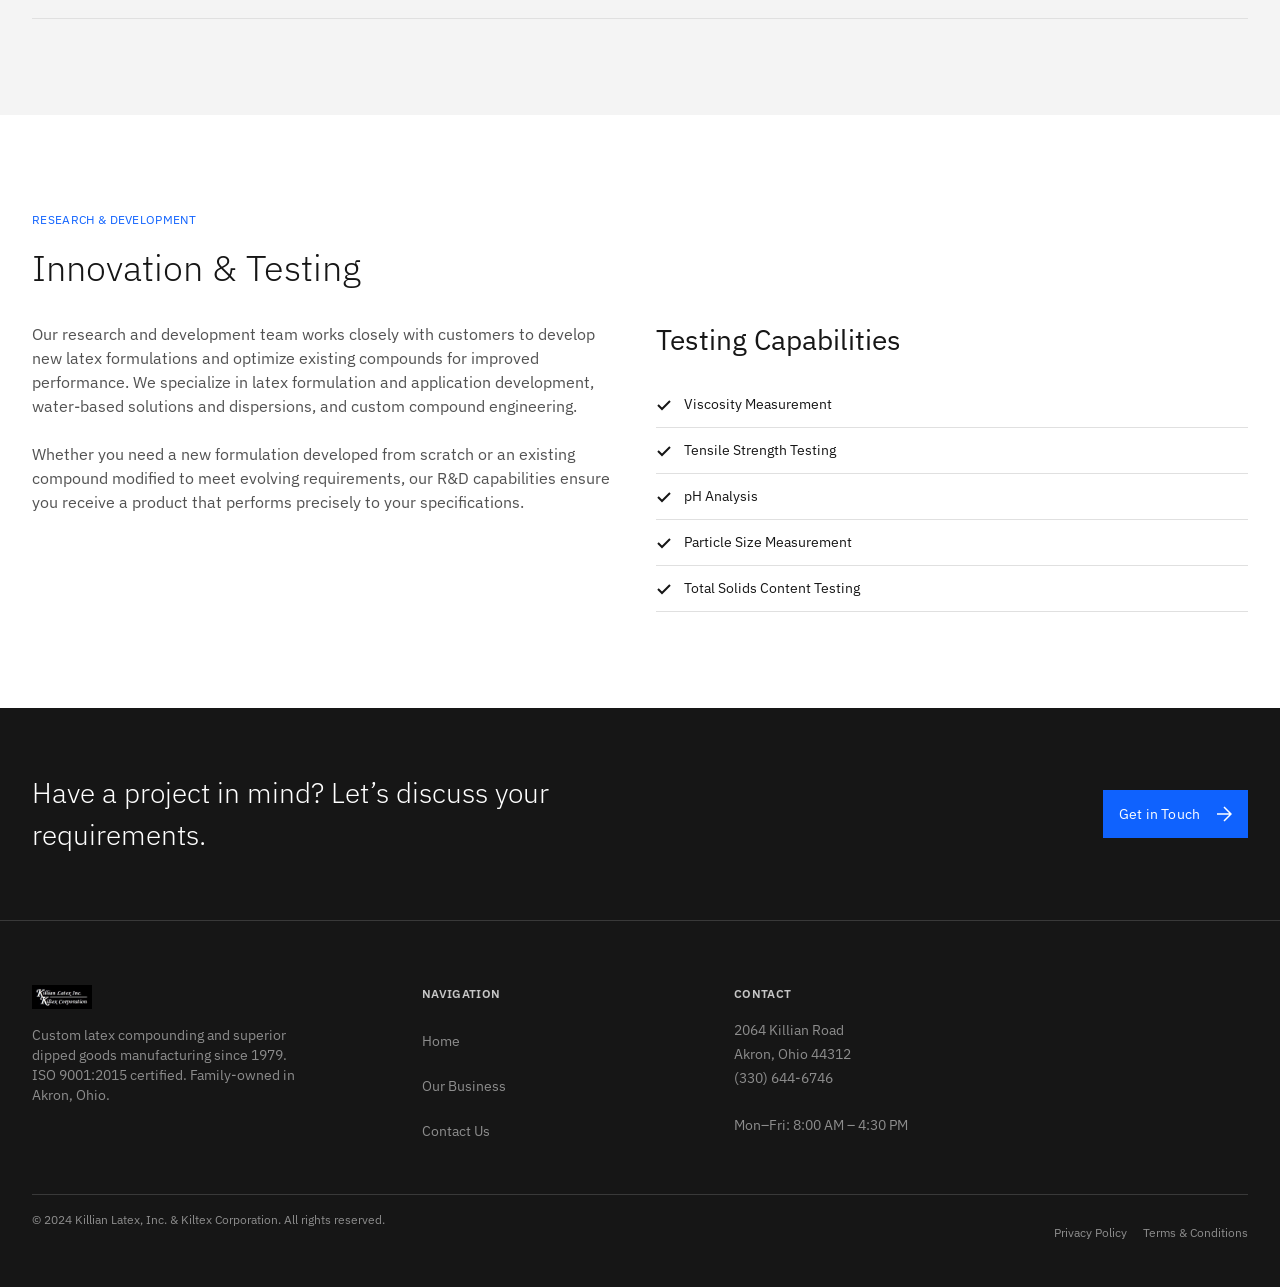
<file: our-business.html>
<!DOCTYPE html>
<html lang="en">
<head>
  <meta charset="UTF-8">
  <meta name="viewport" content="width=device-width, initial-scale=1.0">
  <title>Latex Compounding, Dipped Medical Devices & R&D Services | Killian Latex</title>
  <meta name="description" content="Custom natural and synthetic latex compounding, FDA 510(k) compliant dipped medical devices, toll compounding, and R&D services. ISO 9001:2015 certified manufacturer in Akron, Ohio.">
  <meta name="keywords" content="latex compounding services, natural latex dipping compounds, synthetic latex compounds, toll compounding, FDA 510k medical devices, ultrasound probe covers, latex R&D">
  <meta name="robots" content="index, follow">
  <link rel="canonical" href="https://killianlatex.com/our-business">

  <!-- Open Graph -->
  <meta property="og:title" content="Latex Compounding, Dipped Medical Devices & R&D Services | Killian Latex">
  <meta property="og:description" content="Custom natural and synthetic latex compounding, FDA-compliant dipped medical devices, and comprehensive R&D services.">
  <meta property="og:type" content="website">
  <meta property="og:url" content="https://killianlatex.com/our-business">
  <meta property="og:image" content="https://killianlatex.com/images/our-business-hero.jpg">
  <meta property="og:locale" content="en_US">
  <meta property="og:site_name" content="Killian Latex, Inc. & Kiltex Corporation">

  <!-- Twitter Card -->
  <meta name="twitter:card" content="summary_large_image">
  <meta name="twitter:title" content="Latex Compounding, Dipped Medical Devices & R&D | Killian Latex">
  <meta name="twitter:description" content="Custom latex compounding, FDA-compliant dipped medical devices, and comprehensive R&D services.">
  <meta name="twitter:image" content="https://killianlatex.com/images/our-business-hero.jpg">

  <!-- Fonts -->
  <link rel="preconnect" href="https://fonts.googleapis.com">
  <link rel="preconnect" href="https://fonts.gstatic.com" crossorigin>
  <link href="https://fonts.googleapis.com/css2?family=IBM+Plex+Sans:wght@300;400;600&display=swap" rel="stylesheet">

  <!-- Styles -->
  <link rel="stylesheet" href="css/tokens.css">
  <link rel="stylesheet" href="css/base.css">
  <link rel="stylesheet" href="css/components.css">

  <!-- Structured Data -->
  <script type="application/ld+json">
  [
    {
      "@context": "https://schema.org",
      "@type": "Service",
      "name": "Custom Latex Compounding",
      "description": "Natural and synthetic latex compounding for dipping, casting, molding, coating, and binder applications. Serving medical, industrial, and consumer markets.",
      "provider": {
        "@type": "ManufacturingBusiness",
        "name": "Killian Latex, Inc.",
        "url": "https://killianlatex.com"
      },
      "serviceType": "Latex Compounding",
      "areaServed": "US"
    },
    {
      "@context": "https://schema.org",
      "@type": "Service",
      "name": "Dipped Goods Manufacturing",
      "description": "FDA-compliant dipped medical devices including 510(k) ultrasound probe covers, and custom coagulant-dipped, straight-dipped, and thin-walled products.",
      "provider": {
        "@type": "ManufacturingBusiness",
        "name": "Kiltex Corporation",
        "url": "https://killianlatex.com"
      },
      "serviceType": "Medical Device Manufacturing",
      "areaServed": "US"
    },
    {
      "@context": "https://schema.org",
      "@type": "Product",
      "name": "Rectal Ultrasound Probe Covers",
      "description": "FDA 510(k) compliant rectal ultrasound probe covers available in 2.0 cm and 2.6 cm diameters, 20 cm length.",
      "manufacturer": {
        "@type": "Organization",
        "name": "Kiltex Corporation"
      },
      "additionalProperty": {
        "@type": "PropertyValue",
        "name": "FDA Compliance",
        "value": "510(k) Compliant"
      }
    },
    {
      "@context": "https://schema.org",
      "@type": "Product",
      "name": "Vaginal Ultrasound Probe Covers",
      "description": "FDA 510(k) compliant vaginal ultrasound probe covers, 3.5 cm diameter x 20 cm length.",
      "manufacturer": {
        "@type": "Organization",
        "name": "Kiltex Corporation"
      },
      "additionalProperty": {
        "@type": "PropertyValue",
        "name": "FDA Compliance",
        "value": "510(k) Compliant"
      }
    }
  ]
  </script>
</head>
<body>
  <a href="#main-content" class="skip-link">Skip to main content</a>

  <!-- ==================== MASTHEAD ==================== -->
  <header class="cds-header" role="banner">
    <div class="cds-header__inner">
      <a href="index.html" class="cds-header__logo" aria-label="Killian Latex - Home">
        <img src="images/logo.jpg" alt="Killian Latex logo" width="80" height="28">
        <span class="cds-header__logo-text">Killian Latex</span>
      </a>
      <nav class="cds-header__nav" role="navigation" aria-label="Main navigation">
        <a href="index.html" class="cds-header__nav-link">Home</a>
        <a href="our-business.html" class="cds-header__nav-link cds-header__nav-link--active">Our Business</a>
        <a href="contact.html" class="cds-header__nav-link">Contact Us</a>
      </nav>
      <a href="tel:+13306446746" class="cds-header__phone" aria-label="Call us at 330-644-6746">(330) 644-6746</a>
      <a href="tel:+13306446746" class="cds-header__phone-icon" aria-label="Call (330) 644-6746">
        <svg xmlns="http://www.w3.org/2000/svg" viewBox="0 0 20 20"><path d="M2 3.5A1.5 1.5 0 0 1 3.5 2h2.879a1.5 1.5 0 0 1 1.342.83l1.2 2.4a1.5 1.5 0 0 1-.282 1.717l-.756.756a9.01 9.01 0 0 0 4.414 4.414l.756-.756a1.5 1.5 0 0 1 1.717-.282l2.4 1.2a1.5 1.5 0 0 1 .83 1.342V16.5A1.5 1.5 0 0 1 16.5 18 14.5 14.5 0 0 1 2 3.5z" fill="currentColor"/></svg>
      </a>
      <button class="cds-header__menu-btn" aria-label="Open navigation menu" aria-expanded="false" aria-controls="side-nav">
        <svg xmlns="http://www.w3.org/2000/svg" viewBox="0 0 20 20"><path d="M2 4.5h16M2 10h16M2 15.5h16" stroke="currentColor" stroke-width="1.5" fill="none"/></svg>
      </button>
    </div>
  </header>

  <!-- Mobile Side Nav -->
  <nav class="cds-side-nav" id="side-nav" role="navigation" aria-label="Mobile navigation">
    <div class="cds-side-nav__close">
      <button class="cds-side-nav__close-btn" aria-label="Close navigation menu">
        <svg xmlns="http://www.w3.org/2000/svg" viewBox="0 0 20 20"><path d="M4 4l12 12M16 4L4 16" stroke="currentColor" stroke-width="1.5" fill="none"/></svg>
      </button>
    </div>
    <a href="index.html" class="cds-side-nav__link">Home</a>
    <a href="our-business.html" class="cds-side-nav__link cds-side-nav__link--active">Our Business</a>
    <a href="contact.html" class="cds-side-nav__link">Contact Us</a>
    <a href="tel:+13306446746" class="cds-side-nav__phone">(330) 644-6746</a>
  </nav>
  <div class="cds-nav-overlay" aria-hidden="true"></div>

  <main id="main-content">
    <!-- ==================== PAGE HERO ==================== -->
    <section class="page-hero" aria-label="Page introduction">
      <div class="cds-grid">
        <nav class="page-hero__breadcrumb" aria-label="Breadcrumb">
          <a href="index.html">Home</a>
          <span class="separator">/</span>
          <span>Our Business</span>
        </nav>
        <h1 class="page-hero__title">Our Business</h1>
        <p class="page-hero__subtitle">Latex compounding, dipped goods manufacturing, and research &amp; development &mdash; backed by 45 years of expertise and ISO 9001:2015 certification.</p>
      </div>
    </section>

    <!-- ==================== KILLIAN LATEX SERVICES ==================== -->
    <section class="section-padding bg-white" id="latex-compounding" aria-label="Killian Latex compounding services">
      <div class="cds-grid">
        <p class="section-overline">Killian Latex, Inc.</p>
        <h2 class="section-heading">Latex Compounding Services</h2>
        <p class="section-intro">For 45 years, Killian Latex has developed custom elastomeric formulations tailored to the precise requirements of our customers. We compound both natural and synthetic latex for a wide range of applications.</p>

        <!-- Natural Latex -->
        <div class="subsection cds-fade-in" id="natural-latex">
          <h3 class="subsection__title">Natural Latex Products</h3>
          <p class="subsection__intro">Our natural latex compounds are formulated for superior performance across four primary application categories.</p>
          <div class="structured-list">
            <div class="structured-list__item">
              <h4 class="structured-list__title">Dipping Compounds</h4>
              <p class="structured-list__desc">High-performance natural latex dipping compounds engineered for medical devices, examination and surgical gloves, balloons, and other thin-film applications requiring exceptional elasticity and barrier properties.</p>
            </div>
            <div class="structured-list__item">
              <h4 class="structured-list__title">Casting Compounds</h4>
              <p class="structured-list__desc">Precision-formulated casting compounds for dolls, masks, toys, and specialty products. Our casting formulations deliver excellent detail reproduction, consistent cure characteristics, and reliable mechanical properties.</p>
            </div>
            <div class="structured-list__item">
              <h4 class="structured-list__title">Molding Compounds</h4>
              <p class="structured-list__desc">Natural latex molding compounds designed for architectural elements, concrete form liners, and decorative applications. Engineered for dimensional stability, tear resistance, and extended mold life.</p>
            </div>
            <div class="structured-list__item">
              <h4 class="structured-list__title">Coating &amp; Binder Applications</h4>
              <p class="structured-list__desc">Versatile natural latex formulations for coating and binder applications across industrial and consumer markets. Our compounds provide excellent adhesion, flexibility, and environmental resistance.</p>
            </div>
          </div>
        </div>

        <!-- Synthetic Latex -->
        <div class="subsection cds-fade-in" id="synthetic-latex">
          <h3 class="subsection__title">Synthetic Latex Products</h3>
          <p class="subsection__intro">Our synthetic latex compounds extend the performance envelope beyond natural rubber, offering enhanced chemical resistance and specialized properties.</p>
          <div class="structured-list">
            <div class="structured-list__item">
              <h4 class="structured-list__title">Dipping &amp; Coating Compounds</h4>
              <p class="structured-list__desc">Synthetic latex compounds formulated for dipping and coating applications where natural rubber sensitivity or specific chemical resistance requirements demand an alternative elastomer system.</p>
            </div>
            <div class="structured-list__item">
              <h4 class="structured-list__title">Medical &amp; Automotive Applications</h4>
              <p class="structured-list__desc">Specialized synthetic formulations engineered for the demanding requirements of medical device manufacturing and automotive component production, including enhanced aging characteristics and controlled physical properties.</p>
            </div>
          </div>
        </div>

        <!-- Toll Compounding -->
        <div class="subsection cds-fade-in" id="toll-compounding">
          <h3 class="subsection__title">Toll Compounding Services</h3>
          <p class="subsection__intro">Killian Latex offers comprehensive toll compounding services as a contingency supplier for companies seeking cost-effective, reliable manufacturing alternatives. Whether you need backup production capacity, overflow support, or a cost-competitive alternative to in-house compounding, our facility and expertise are available to meet your requirements with consistent quality and on-time delivery.</p>
        </div>
      </div>
    </section>

    <!-- ==================== KILTEX CORPORATION ==================== -->
    <section class="section-padding bg-gray-10" id="dipped-goods" aria-label="Kiltex Corporation dipped goods">
      <div class="cds-grid">
        <p class="section-overline">Kiltex Corporation</p>
        <h2 class="section-heading">Dipped Goods Manufacturing</h2>
        <p class="section-intro">For 40 years, Kiltex Corporation has manufactured precision dipped products in our FDA-compliant facility, serving the medical device and specialty manufacturing industries.</p>

        <!-- Medical Devices -->
        <div class="subsection cds-fade-in">
          <h3 class="subsection__title">Medical Devices &mdash; FDA 510(k) Compliant</h3>
          <p class="subsection__intro">Our medical devices are manufactured under strict FDA 510(k) compliance, ensuring the highest standards of safety and quality for clinical applications.</p>
          <div class="structured-list">
            <div class="structured-list__item">
              <h4 class="structured-list__title">Rectal Ultrasound Probe Covers</h4>
              <p class="structured-list__desc">Available in 2.0 cm and 2.6 cm diameters &times; 20 cm length. Manufactured to meet exacting tolerances for consistent fit and reliable barrier protection during diagnostic ultrasound procedures.</p>
            </div>
            <div class="structured-list__item">
              <h4 class="structured-list__title">Vaginal Ultrasound Probe Covers</h4>
              <p class="structured-list__desc">3.5 cm diameter &times; 20 cm length. Precision-dipped for uniform wall thickness, providing reliable barrier protection and comfortable fit for transvaginal ultrasound examinations.</p>
            </div>
          </div>
        </div>

        <!-- Custom Manufacturing -->
        <div class="subsection cds-fade-in">
          <h3 class="subsection__title">Custom Dipped Products</h3>
          <p class="subsection__intro">Beyond our standard medical device line, Kiltex manufactures custom dipped products using three primary dipping processes to meet your specific application requirements:</p>
          <div class="structured-list">
            <div class="structured-list__item">
              <h4 class="structured-list__title">Coagulant Dipping</h4>
              <p class="structured-list__desc">Controlled-thickness dipping process using coagulant-treated formers for products requiring uniform wall thickness and precise dimensional control.</p>
            </div>
            <div class="structured-list__item">
              <h4 class="structured-list__title">Straight Dipping</h4>
              <p class="structured-list__desc">Direct immersion dipping for applications where graduated wall thickness and simplified processing deliver optimal performance and cost efficiency.</p>
            </div>
            <div class="structured-list__item">
              <h4 class="structured-list__title">Thin-Walled Products</h4>
              <p class="structured-list__desc">Specialized thin-wall dipping techniques for applications demanding maximum sensitivity and flexibility while maintaining reliable barrier integrity.</p>
            </div>
          </div>
        </div>
      </div>
    </section>

    <!-- ==================== R&D ==================== -->
    <section class="section-padding bg-white" id="research-development" aria-label="Research and development">
      <div class="cds-grid">
        <p class="section-overline">Research &amp; Development</p>
        <h2 class="section-heading">Innovation &amp; Testing</h2>
        <div class="cds-row">
          <div class="cds-col-sm-16 cds-col-lg-8 cds-fade-in" style="margin-bottom: var(--cds-spacing-07);">
            <p class="cds-body-long-02" style="color: var(--cds-gray-70); margin-bottom: var(--cds-spacing-06);">
              Our research and development team works closely with customers to develop new latex formulations and optimize existing compounds for improved performance. We specialize in latex formulation and application development, water-based solutions and dispersions, and custom compound engineering.
            </p>
            <p class="cds-body-long-02" style="color: var(--cds-gray-70);">
              Whether you need a new formulation developed from scratch or an existing compound modified to meet evolving requirements, our R&amp;D capabilities ensure you receive a product that performs precisely to your specifications.
            </p>
          </div>
          <div class="cds-col-sm-16 cds-col-lg-8 cds-fade-in">
            <h3 class="subsection__title" style="margin-bottom: var(--cds-spacing-06);">Testing Capabilities</h3>
            <ul class="capability-list">
              <li class="capability-list__item">
                <svg class="capability-list__icon" xmlns="http://www.w3.org/2000/svg" viewBox="0 0 16 16"><path d="M2 8l4 4 8-8" stroke="currentColor" stroke-width="2" fill="none"/></svg>
                Viscosity Measurement
              </li>
              <li class="capability-list__item">
                <svg class="capability-list__icon" xmlns="http://www.w3.org/2000/svg" viewBox="0 0 16 16"><path d="M2 8l4 4 8-8" stroke="currentColor" stroke-width="2" fill="none"/></svg>
                Tensile Strength Testing
              </li>
              <li class="capability-list__item">
                <svg class="capability-list__icon" xmlns="http://www.w3.org/2000/svg" viewBox="0 0 16 16"><path d="M2 8l4 4 8-8" stroke="currentColor" stroke-width="2" fill="none"/></svg>
                pH Analysis
              </li>
              <li class="capability-list__item">
                <svg class="capability-list__icon" xmlns="http://www.w3.org/2000/svg" viewBox="0 0 16 16"><path d="M2 8l4 4 8-8" stroke="currentColor" stroke-width="2" fill="none"/></svg>
                Particle Size Measurement
              </li>
              <li class="capability-list__item">
                <svg class="capability-list__icon" xmlns="http://www.w3.org/2000/svg" viewBox="0 0 16 16"><path d="M2 8l4 4 8-8" stroke="currentColor" stroke-width="2" fill="none"/></svg>
                Total Solids Content Testing
              </li>
            </ul>
          </div>
        </div>
      </div>
    </section>

    <!-- ==================== CTA BAND ==================== -->
    <section class="cta-band" aria-label="Call to action">
      <div class="cds-grid">
        <div class="cta-band__inner">
          <h2 class="cta-band__text">Have a project in mind? Let&rsquo;s discuss your requirements.</h2>
          <a href="contact.html" class="cds-btn cds-btn--primary">
            Get in Touch
            <svg xmlns="http://www.w3.org/2000/svg" viewBox="0 0 16 16"><path d="M8 1l7 7-7 7M1 8h14" stroke="currentColor" stroke-width="1.5" fill="none"/></svg>
          </a>
        </div>
      </div>
    </section>
  </main>

  <!-- ==================== FOOTER ==================== -->
  <footer class="cds-footer" role="contentinfo">
    <div class="cds-grid">
      <div class="cds-row">
        <div class="cds-col-sm-16 cds-col-md-8 cds-col-lg-5">
          <img src="images/logo.jpg" alt="Killian Latex" class="cds-footer__logo" width="80" height="28">
          <p class="cds-footer__desc">Custom latex compounding and superior dipped goods manufacturing since 1979. ISO 9001:2015 certified. Family-owned in Akron, Ohio.</p>
        </div>
        <div class="cds-col-sm-16 cds-col-md-4 cds-col-lg-4">
          <p class="cds-footer__heading">Navigation</p>
          <a href="index.html" class="cds-footer__link">Home</a>
          <a href="our-business.html" class="cds-footer__link">Our Business</a>
          <a href="contact.html" class="cds-footer__link">Contact Us</a>
        </div>
        <div class="cds-col-sm-16 cds-col-md-4 cds-col-lg-4">
          <p class="cds-footer__heading">Contact</p>
          <div class="cds-footer__contact-info">
            2064 Killian Road<br>
            Akron, Ohio 44312<br>
            <a href="tel:+13306446746">(330) 644-6746</a><br><br>
            Mon&ndash;Fri: 8:00 AM &ndash; 4:30 PM
          </div>
        </div>
      </div>
      <div class="cds-footer__bottom">
        <p class="cds-footer__copyright">&copy; 2024 Killian Latex, Inc. &amp; Kiltex Corporation. All rights reserved.</p>
        <div class="cds-footer__legal">
          <a href="#">Privacy Policy</a>
          <a href="#">Terms &amp; Conditions</a>
        </div>
      </div>
    </div>
  </footer>

  <script src="js/main.js" defer></script>
</body>
</html>
</file>
<file: css/tokens.css>
:root {
  /* === Colors === */
  --cds-blue-60: #0f62fe;
  --cds-blue-70: #0043ce;
  --cds-blue-80: #002d9c;
  --cds-blue-40: #78a9ff;
  --cds-white: #ffffff;
  --cds-gray-10: #f4f4f4;
  --cds-gray-10-hover: #e8e8e8;
  --cds-gray-20: #e0e0e0;
  --cds-gray-30: #c6c6c6;
  --cds-gray-50: #8d8d8d;
  --cds-gray-70: #525252;
  --cds-gray-80: #393939;
  --cds-gray-90: #262626;
  --cds-gray-100: #161616;
  --cds-red-60: #da1e28;
  --cds-green-50: #24a148;
  --cds-yellow-30: #f1c21b;

  /* === Spacing (8px base) === */
  --cds-spacing-01: 2px;
  --cds-spacing-02: 4px;
  --cds-spacing-03: 8px;
  --cds-spacing-04: 12px;
  --cds-spacing-05: 16px;
  --cds-spacing-06: 24px;
  --cds-spacing-07: 32px;
  --cds-spacing-08: 40px;
  --cds-spacing-09: 48px;
  --cds-spacing-10: 64px;
  --cds-spacing-11: 80px;
  --cds-spacing-12: 96px;
  --cds-spacing-13: 160px;

  /* === Typography === */
  --cds-font-family: 'IBM Plex Sans', -apple-system, BlinkMacSystemFont, 'Segoe UI', sans-serif;
  --cds-font-family-mono: 'IBM Plex Mono', monospace;
}
</file>
<file: css/base.css>
/* === Reset === */
*, *::before, *::after {
  margin: 0;
  padding: 0;
  box-sizing: border-box;
  border-radius: 0;
}

html {
  font-size: 100%;
  scroll-behavior: smooth;
  -webkit-text-size-adjust: 100%;
}

body {
  font-family: var(--cds-font-family);
  font-size: 1rem;
  font-weight: 400;
  line-height: 1.5;
  color: var(--cds-gray-100);
  background-color: var(--cds-white);
  -webkit-font-smoothing: antialiased;
  -moz-osx-font-smoothing: grayscale;
  overflow-x: hidden;
}

img {
  max-width: 100%;
  height: auto;
  display: block;
}

a {
  color: var(--cds-blue-60);
  text-decoration: none;
}

a:hover {
  text-decoration: underline;
}

ul, ol {
  list-style: none;
}

/* === Skip Link === */
.skip-link {
  position: absolute;
  top: -100%;
  left: var(--cds-spacing-05);
  background: var(--cds-blue-60);
  color: var(--cds-white);
  padding: var(--cds-spacing-03) var(--cds-spacing-05);
  z-index: 1000;
  font-size: 0.875rem;
}

.skip-link:focus {
  top: var(--cds-spacing-03);
}

/* === Grid === */
.cds-grid {
  max-width: 1584px;
  margin: 0 auto;
  padding: 0 var(--cds-spacing-07);
}

.cds-row {
  display: flex;
  flex-wrap: wrap;
  margin: 0 calc(var(--cds-spacing-05) * -1);
}

[class*="cds-col"] {
  padding: 0 var(--cds-spacing-05);
  width: 100%;
}

/* Column widths — mobile first (all 100%) */
.cds-col-sm-4  { width: 100%; }
.cds-col-sm-8  { width: 100%; }
.cds-col-sm-16 { width: 100%; }

/* Medium — 672px */
@media (min-width: 672px) {
  .cds-col-md-4  { width: 25%; }
  .cds-col-md-5  { width: 31.25%; }
  .cds-col-md-6  { width: 37.5%; }
  .cds-col-md-8  { width: 50%; }
  .cds-col-md-10 { width: 62.5%; }
  .cds-col-md-12 { width: 75%; }
  .cds-col-md-16 { width: 100%; }
}

/* Large — 1056px */
@media (min-width: 1056px) {
  .cds-grid {
    padding: 0 var(--cds-spacing-07);
  }

  .cds-col-lg-4  { width: 25%; }
  .cds-col-lg-5  { width: 31.25%; }
  .cds-col-lg-6  { width: 37.5%; }
  .cds-col-lg-8  { width: 50%; }
  .cds-col-lg-10 { width: 62.5%; }
  .cds-col-lg-12 { width: 75%; }
  .cds-col-lg-16 { width: 100%; }
}

/* XLarge — 1312px */
@media (min-width: 1312px) {
  .cds-col-xlg-4  { width: 25%; }
  .cds-col-xlg-5  { width: 31.25%; }
  .cds-col-xlg-6  { width: 37.5%; }
  .cds-col-xlg-8  { width: 50%; }
  .cds-col-xlg-10 { width: 62.5%; }
  .cds-col-xlg-12 { width: 75%; }
  .cds-col-xlg-16 { width: 100%; }
}

/* === Typography Scale === */
.cds-display-01 {
  font-size: 2.625rem;
  font-weight: 300;
  line-height: 1.17;
  letter-spacing: 0;
}

.cds-heading-07 {
  font-size: 3.375rem;
  font-weight: 300;
  line-height: 1.17;
}

.cds-heading-05 {
  font-size: 2.25rem;
  font-weight: 300;
  line-height: 1.25;
}

.cds-heading-04 {
  font-size: 1.75rem;
  font-weight: 400;
  line-height: 1.29;
}

.cds-heading-03 {
  font-size: 1.25rem;
  font-weight: 400;
  line-height: 1.4;
}

.cds-heading-02 {
  font-size: 1rem;
  font-weight: 600;
  line-height: 1.375;
}

.cds-body-long-02 {
  font-size: 1rem;
  font-weight: 400;
  line-height: 1.5;
}

.cds-body-long-01 {
  font-size: 0.875rem;
  font-weight: 400;
  line-height: 1.43;
}

.cds-label-01 {
  font-size: 0.75rem;
  font-weight: 400;
  line-height: 1.34;
  letter-spacing: 0.32px;
}

/* Responsive type */
@media (max-width: 671px) {
  .cds-grid {
    padding: 0 var(--cds-spacing-05);
  }

  .cds-heading-07 {
    font-size: 2.25rem;
  }

  .cds-heading-05 {
    font-size: 1.75rem;
  }

  .cds-heading-04 {
    font-size: 1.5rem;
  }
}

/* === Section Spacing === */
.section-padding {
  padding: var(--cds-spacing-12) 0;
}

.section-padding--compact {
  padding: var(--cds-spacing-10) 0;
}

@media (max-width: 671px) {
  .section-padding {
    padding: var(--cds-spacing-09) 0;
  }

  .section-padding--compact {
    padding: var(--cds-spacing-08) 0;
  }
}

/* === Backgrounds === */
.bg-white   { background-color: var(--cds-white); }
.bg-gray-10 { background-color: var(--cds-gray-10); }
.bg-gray-100 { background-color: var(--cds-gray-100); }

/* === Scroll Animation === */
.cds-fade-in {
  opacity: 0;
  transform: translateY(16px);
  transition: opacity 0.5s ease-out, transform 0.5s ease-out;
}

.cds-fade-in.is-visible {
  opacity: 1;
  transform: translateY(0);
}

@media (prefers-reduced-motion: reduce) {
  .cds-fade-in {
    opacity: 1;
    transform: none;
    transition: none;
  }
}
</file>
<file: css/components.css>
/* ============================================
   MASTHEAD / NAVIGATION
   ============================================ */
.cds-header {
  position: fixed;
  top: 0;
  left: 0;
  right: 0;
  height: 48px;
  background: var(--cds-gray-100);
  z-index: 900;
  display: flex;
  align-items: center;
}

.cds-header__inner {
  display: flex;
  align-items: center;
  justify-content: space-between;
  width: 100%;
  max-width: 1584px;
  margin: 0 auto;
  padding: 0 var(--cds-spacing-07);
  height: 100%;
}

.cds-header__logo {
  display: flex;
  align-items: center;
  gap: var(--cds-spacing-04);
  text-decoration: none;
  flex-shrink: 0;
}

.cds-header__logo img {
  height: 28px;
  width: auto;
}

.cds-header__logo-text {
  color: var(--cds-white);
  font-size: 0.875rem;
  font-weight: 600;
  letter-spacing: 0.16px;
  white-space: nowrap;
}

.cds-header__nav {
  display: flex;
  align-items: center;
  gap: 0;
  height: 100%;
}

.cds-header__nav-link {
  color: var(--cds-gray-30);
  font-size: 0.875rem;
  font-weight: 400;
  text-decoration: none;
  padding: 0 var(--cds-spacing-05);
  height: 100%;
  display: flex;
  align-items: center;
  transition: color 0.15s, background-color 0.15s;
  border-bottom: 2px solid transparent;
}

.cds-header__nav-link:hover,
.cds-header__nav-link:focus {
  color: var(--cds-white);
  background: var(--cds-gray-80);
  text-decoration: none;
}

.cds-header__nav-link--active {
  color: var(--cds-white);
  border-bottom-color: var(--cds-blue-60);
}

.cds-header__phone {
  color: var(--cds-gray-30);
  font-size: 0.875rem;
  text-decoration: none;
  margin-left: var(--cds-spacing-06);
  white-space: nowrap;
}

.cds-header__phone:hover {
  color: var(--cds-white);
  text-decoration: none;
}

/* Hamburger */
.cds-header__menu-btn {
  display: none;
  background: none;
  border: none;
  cursor: pointer;
  padding: var(--cds-spacing-04);
  color: var(--cds-white);
  min-width: 44px;
  min-height: 44px;
  justify-content: center;
}

.cds-header__menu-btn svg {
  width: 20px;
  height: 20px;
  fill: currentColor;
}

/* Mobile phone icon (visible only on mobile) */
.cds-header__phone-icon {
  display: none;
  align-items: center;
  justify-content: center;
  min-width: 44px;
  min-height: 44px;
  color: var(--cds-white);
  text-decoration: none;
}

.cds-header__phone-icon svg {
  width: 20px;
  height: 20px;
  fill: currentColor;
}

.cds-header__phone-icon:hover {
  color: var(--cds-blue-40);
  text-decoration: none;
}

/* Mobile nav panel */
.cds-side-nav {
  position: fixed;
  top: 48px;
  left: 0;
  bottom: 0;
  width: min(256px, 85vw);
  background: var(--cds-gray-100);
  transform: translateX(-100%);
  transition: transform 0.2s ease-out;
  z-index: 800;
  padding: var(--cds-spacing-05) 0;
}

.cds-side-nav.is-open {
  transform: translateX(0);
}

.cds-side-nav__link {
  display: flex;
  align-items: center;
  color: var(--cds-gray-30);
  font-size: 0.875rem;
  padding: var(--cds-spacing-05) var(--cds-spacing-07);
  min-height: 44px;
  text-decoration: none;
  transition: background 0.15s, color 0.15s;
}

/* Side nav close button */
.cds-side-nav__close {
  display: flex;
  align-items: center;
  justify-content: flex-end;
  padding: var(--cds-spacing-03) var(--cds-spacing-05);
  margin-bottom: var(--cds-spacing-03);
}

.cds-side-nav__close-btn {
  display: flex;
  align-items: center;
  justify-content: center;
  min-width: 44px;
  min-height: 44px;
  background: none;
  border: none;
  color: var(--cds-gray-30);
  cursor: pointer;
}

.cds-side-nav__close-btn:hover {
  color: var(--cds-white);
}

.cds-side-nav__close-btn svg {
  width: 20px;
  height: 20px;
  fill: currentColor;
}

.cds-side-nav__link:hover,
.cds-side-nav__link:focus {
  background: var(--cds-gray-80);
  color: var(--cds-white);
  text-decoration: none;
}

.cds-side-nav__link--active {
  color: var(--cds-white);
  background: var(--cds-gray-90);
  border-left: 4px solid var(--cds-blue-60);
}

.cds-side-nav__phone {
  display: block;
  color: var(--cds-blue-40);
  font-size: 0.875rem;
  padding: var(--cds-spacing-06) var(--cds-spacing-07) var(--cds-spacing-04);
  text-decoration: none;
}

.cds-nav-overlay {
  position: fixed;
  top: 48px;
  left: 0;
  right: 0;
  bottom: 0;
  background: rgba(22, 22, 22, 0.5);
  z-index: 799;
  opacity: 0;
  visibility: hidden;
  transition: opacity 0.2s;
}

.cds-nav-overlay.is-visible {
  opacity: 1;
  visibility: visible;
}

@media (max-width: 1055px) {
  .cds-header__nav,
  .cds-header__phone {
    display: none;
  }

  .cds-header__phone-icon {
    display: flex;
  }

  .cds-header__menu-btn {
    display: flex;
    align-items: center;
  }
}

/* ============================================
   BUTTONS
   ============================================ */
.cds-btn {
  display: inline-flex;
  align-items: center;
  justify-content: center;
  height: 48px;
  padding: 0 calc(64px - 16px) 0 var(--cds-spacing-05);
  font-family: var(--cds-font-family);
  font-size: 0.875rem;
  font-weight: 400;
  letter-spacing: 0.16px;
  cursor: pointer;
  border: none;
  text-decoration: none;
  position: relative;
  transition: background-color 0.15s;
  white-space: nowrap;
}

.cds-btn svg {
  position: absolute;
  right: var(--cds-spacing-05);
  width: 16px;
  height: 16px;
  fill: currentColor;
}

.cds-btn--primary {
  background: var(--cds-blue-60);
  color: var(--cds-white);
}

.cds-btn--primary:hover {
  background: var(--cds-blue-70);
  text-decoration: none;
  color: var(--cds-white);
}

.cds-btn--primary:active {
  background: var(--cds-blue-80);
}

.cds-btn--primary:focus {
  outline: 2px solid var(--cds-blue-60);
  outline-offset: -2px;
  box-shadow: inset 0 0 0 1px var(--cds-white);
}

.cds-btn--ghost {
  background: transparent;
  color: var(--cds-white);
  border: 1px solid var(--cds-white);
  padding: 0 calc(64px - 16px) 0 var(--cds-spacing-05);
}

.cds-btn--ghost:hover {
  background: rgba(255, 255, 255, 0.1);
  text-decoration: none;
  color: var(--cds-white);
}

.cds-btn--ghost-dark {
  background: transparent;
  color: var(--cds-blue-60);
  border: 1px solid var(--cds-blue-60);
}

.cds-btn--ghost-dark:hover {
  background: var(--cds-blue-60);
  color: var(--cds-white);
  text-decoration: none;
}

.cds-btn--full-width {
  width: 100%;
}

/* ============================================
   HERO SECTIONS
   ============================================ */
.hero {
  position: relative;
  min-height: 75vh;
  display: flex;
  align-items: flex-end;
  padding-top: 48px; /* masthead offset */
  padding-bottom: var(--cds-spacing-12);
  overflow: hidden;
}

.hero__bg {
  position: absolute;
  inset: 0;
  background-size: cover;
  background-position: center;
  background-repeat: no-repeat;
}

.hero__bg::after {
  content: '';
  position: absolute;
  inset: 0;
  background: linear-gradient(
    to bottom,
    rgba(22, 22, 22, 0.4) 0%,
    rgba(22, 22, 22, 0.7) 100%
  );
}

.hero__content {
  position: relative;
  z-index: 1;
  max-width: 700px;
}

.hero__overline {
  font-size: 0.75rem;
  font-weight: 400;
  letter-spacing: 0.32px;
  color: var(--cds-blue-40);
  text-transform: uppercase;
  margin-bottom: var(--cds-spacing-05);
}

.hero__title {
  font-size: 3.375rem;
  font-weight: 300;
  line-height: 1.17;
  color: var(--cds-white);
  margin-bottom: var(--cds-spacing-06);
}

.hero__subtitle {
  font-size: 1.125rem;
  font-weight: 400;
  line-height: 1.5;
  color: var(--cds-gray-20);
  margin-bottom: var(--cds-spacing-08);
  max-width: 560px;
}

.hero__actions {
  display: flex;
  gap: var(--cds-spacing-05);
  flex-wrap: wrap;
}

@media (max-width: 671px) {
  .hero {
    min-height: 80vh;
    min-height: 80svh;
    align-items: center;
    padding-bottom: var(--cds-spacing-10);
  }

  .hero__title {
    font-size: 2.25rem;
  }

  .hero__subtitle {
    font-size: 1rem;
  }

  .hero__actions {
    flex-direction: column;
  }

  .hero__actions .cds-btn {
    width: 100%;
  }
}

/* Page hero (compact) */
.page-hero {
  background: var(--cds-gray-100);
  padding: calc(48px + var(--cds-spacing-12)) 0 var(--cds-spacing-10);
}

.page-hero__breadcrumb {
  font-size: 0.875rem;
  margin-bottom: var(--cds-spacing-06);
}

.page-hero__breadcrumb a {
  color: var(--cds-gray-50);
  text-decoration: none;
  display: inline-flex;
  align-items: center;
  min-height: 44px;
}

.page-hero__breadcrumb a:hover {
  color: var(--cds-gray-30);
  text-decoration: underline;
}

.page-hero__breadcrumb span {
  color: var(--cds-white);
}

.page-hero__breadcrumb .separator {
  color: var(--cds-gray-50);
  margin: 0 var(--cds-spacing-03);
}

.page-hero__title {
  font-size: 3.375rem;
  font-weight: 300;
  line-height: 1.17;
  color: var(--cds-white);
  margin-bottom: var(--cds-spacing-05);
}

.page-hero__subtitle {
  font-size: 1.125rem;
  line-height: 1.5;
  color: var(--cds-gray-30);
  max-width: 640px;
}

@media (max-width: 671px) {
  .page-hero {
    padding-top: calc(48px + var(--cds-spacing-10));
  }

  .page-hero__title {
    font-size: 2.25rem;
  }
}

/* ============================================
   TILES / CARDS
   ============================================ */
.cds-tile-row {
  align-items: stretch;
}

.cds-tile-row > [class*="cds-col"] {
  display: flex;
  flex-direction: column;
}

.cds-tile {
  background: var(--cds-gray-10);
  padding: var(--cds-spacing-07);
  min-height: 240px;
  display: flex;
  flex-direction: column;
  flex: 1;
  transition: background-color 0.15s;
  text-decoration: none;
  color: var(--cds-gray-100);
  position: relative;
}

.cds-tile:hover {
  background: var(--cds-gray-10-hover);
  text-decoration: none;
  color: var(--cds-gray-100);
}

.cds-tile__overline {
  font-size: 0.75rem;
  font-weight: 400;
  letter-spacing: 0.32px;
  color: var(--cds-blue-60);
  text-transform: uppercase;
  margin-bottom: var(--cds-spacing-05);
}

.cds-tile__title {
  font-size: 1.25rem;
  font-weight: 400;
  line-height: 1.4;
  margin-bottom: var(--cds-spacing-05);
}

.cds-tile__body {
  font-size: 0.875rem;
  line-height: 1.43;
  color: var(--cds-gray-70);
  flex: 1;
}

.cds-tile__arrow {
  margin-top: var(--cds-spacing-07);
  color: var(--cds-blue-60);
  align-self: flex-end;
}

.cds-tile__arrow svg {
  width: 20px;
  height: 20px;
  fill: currentColor;
}

.cds-tile-row > [class*="cds-col"]:not(:last-child) {
  margin-bottom: var(--cds-spacing-05);
}

@media (max-width: 671px) {
  .cds-tile {
    min-height: 0;
  }
}

/* ============================================
   SECTION ELEMENTS
   ============================================ */
.section-overline {
  font-size: 0.75rem;
  font-weight: 400;
  letter-spacing: 0.32px;
  color: var(--cds-blue-60);
  text-transform: uppercase;
  margin-bottom: var(--cds-spacing-05);
}

.section-heading {
  font-size: 2.25rem;
  font-weight: 300;
  line-height: 1.25;
  margin-bottom: var(--cds-spacing-07);
}

.section-heading--white {
  color: var(--cds-white);
}

.section-intro {
  font-size: 1rem;
  line-height: 1.5;
  color: var(--cds-gray-70);
  max-width: 640px;
  margin-bottom: var(--cds-spacing-09);
}

@media (max-width: 671px) {
  .section-heading {
    font-size: 1.75rem;
  }
}

/* ============================================
   HERITAGE / ABOUT SECTION
   ============================================ */
.heritage-section {
  background: var(--cds-gray-100);
  padding: var(--cds-spacing-12) 0;
}

.heritage-image-wrap {
  height: 100%;
  min-height: 480px;
  overflow: hidden;
}

.heritage-image {
  width: 100%;
  height: 100%;
  min-height: 480px;
  object-fit: cover;
  object-position: top center;
}

.heritage-content {
  padding: var(--cds-spacing-07) 0 var(--cds-spacing-07) var(--cds-spacing-07);
}

/* Cert card — white panel on dark bg */
.heritage-cert-card {
  display: flex;
  align-items: center;
  gap: var(--cds-spacing-06);
  margin-top: var(--cds-spacing-08);
  padding: var(--cds-spacing-06);
  background: var(--cds-white);
}

.heritage-cert__badge {
  width: 100px;
  height: auto;
  flex-shrink: 0;
}

.heritage-cert__info {
  flex: 1;
}

.heritage-stat__label {
  font-size: 0.75rem;
  letter-spacing: 0.32px;
  color: var(--cds-gray-70);
  text-transform: uppercase;
  margin-bottom: var(--cds-spacing-02);
}

.heritage-stat__value {
  font-size: 1.125rem;
  font-weight: 600;
  color: var(--cds-gray-100);
  margin-bottom: var(--cds-spacing-02);
}

.heritage-cert__number {
  font-size: 0.75rem;
  color: var(--cds-gray-70);
  margin-bottom: var(--cds-spacing-04);
}

.heritage-cert__link {
  display: inline-flex;
  align-items: center;
  gap: var(--cds-spacing-03);
  font-size: 0.875rem;
  font-weight: 400;
  color: var(--cds-blue-60);
  text-decoration: none;
  transition: color 0.15s;
  min-height: 44px;
  padding: var(--cds-spacing-03) 0;
}

.heritage-cert__link:hover {
  color: var(--cds-blue-70);
  text-decoration: underline;
}

.heritage-cert__link svg {
  flex-shrink: 0;
}

@media (max-width: 1055px) {
  .heritage-content {
    padding: var(--cds-spacing-07) 0 0 0;
  }
}

@media (max-width: 671px) {
  .heritage-section {
    padding: var(--cds-spacing-09) 0;
  }

  .heritage-image-wrap,
  .heritage-image {
    min-height: 240px;
  }

  .heritage-cert-card {
    flex-direction: row;
    align-items: center;
    gap: var(--cds-spacing-05);
    padding: var(--cds-spacing-05);
  }

  .heritage-cert__badge {
    width: 72px;
  }
}

/* ============================================
   SAFE STACK (Quality Policy)
   ============================================ */
.safe-stack {
  display: flex;
  flex-direction: column;
}

.safe-stack__item {
  display: flex;
  align-items: flex-start;
  gap: var(--cds-spacing-06);
  padding: var(--cds-spacing-07) 0;
  border-bottom: 1px solid var(--cds-gray-20);
}

.safe-stack__item--last {
  border-bottom: none;
}

.safe-stack__letter-col {
  flex-shrink: 0;
  width: 64px;
  height: 64px;
  display: flex;
  align-items: center;
  justify-content: center;
  background: var(--cds-gray-10);
}

.safe-stack__letter {
  font-size: 2rem;
  font-weight: 300;
  color: var(--cds-blue-60);
  line-height: 1;
}

.safe-stack__content {
  flex: 1;
  padding-top: var(--cds-spacing-02);
}

.safe-stack__title {
  font-size: 1.125rem;
  font-weight: 600;
  margin-bottom: var(--cds-spacing-03);
}

.safe-stack__desc {
  font-size: 0.875rem;
  line-height: 1.5;
  color: var(--cds-gray-70);
}

/* ============================================
   CTA BAND
   ============================================ */
.cta-band {
  background: var(--cds-gray-100);
  padding: var(--cds-spacing-10) 0;
}

.cta-band__inner {
  display: flex;
  align-items: center;
  justify-content: space-between;
  flex-wrap: wrap;
  gap: var(--cds-spacing-06);
}

.cta-band__text {
  font-size: 1.75rem;
  font-weight: 300;
  color: var(--cds-white);
  max-width: 640px;
}

@media (max-width: 671px) {
  .cta-band {
    padding: var(--cds-spacing-09) 0;
  }

  .cta-band__text {
    font-size: 1.5rem;
  }

  .cta-band__inner {
    flex-direction: column;
    align-items: flex-start;
  }

  .cta-band__inner .cds-btn {
    width: 100%;
    justify-content: center;
  }
}

/* ============================================
   STRUCTURED LIST
   ============================================ */
.structured-list__item {
  padding: var(--cds-spacing-06) 0;
  border-bottom: 1px solid var(--cds-gray-20);
}

.structured-list__item:first-child {
  padding-top: 0;
}

.structured-list__title {
  font-size: 1rem;
  font-weight: 600;
  margin-bottom: var(--cds-spacing-03);
}

.structured-list__desc {
  font-size: 0.875rem;
  line-height: 1.43;
  color: var(--cds-gray-70);
}

/* ============================================
   SUBSECTION
   ============================================ */
.subsection {
  margin-bottom: var(--cds-spacing-10);
}

.subsection:last-child {
  margin-bottom: 0;
}

.subsection__title {
  font-size: 1.75rem;
  font-weight: 400;
  line-height: 1.29;
  margin-bottom: var(--cds-spacing-05);
}

.subsection__intro {
  font-size: 1rem;
  line-height: 1.5;
  color: var(--cds-gray-70);
  margin-bottom: var(--cds-spacing-07);
  max-width: 640px;
}

@media (max-width: 671px) {
  .subsection__title {
    font-size: 1.375rem;
  }
}

/* ============================================
   TESTING CAPABILITIES LIST
   ============================================ */
.capability-list {
  list-style: none;
}

.capability-list__item {
  display: flex;
  align-items: center;
  gap: var(--cds-spacing-04);
  padding: var(--cds-spacing-04) 0;
  border-bottom: 1px solid var(--cds-gray-20);
  font-size: 0.875rem;
}

.capability-list__icon {
  width: 16px;
  height: 16px;
  flex-shrink: 0;
  fill: var(--cds-green-50);
}

/* ============================================
   CONTACT INFO
   ============================================ */
.contact-block {
  margin-bottom: var(--cds-spacing-07);
}

.contact-block__icon {
  width: 20px;
  height: 20px;
  fill: var(--cds-blue-60);
  margin-bottom: var(--cds-spacing-03);
}

.contact-block__label {
  font-size: 0.75rem;
  font-weight: 400;
  letter-spacing: 0.32px;
  text-transform: uppercase;
  color: var(--cds-gray-70);
  margin-bottom: var(--cds-spacing-02);
}

.contact-block__value {
  font-size: 1rem;
  line-height: 1.5;
  color: var(--cds-gray-100);
}

.contact-block__value a {
  color: var(--cds-blue-60);
  text-decoration: none;
}

.contact-block__value a[href^="tel"] {
  display: inline-flex;
  align-items: center;
  min-height: 44px;
  padding: var(--cds-spacing-03) 0;
}

.contact-block__value a:hover {
  text-decoration: underline;
}

.contact-note {
  font-size: 0.875rem;
  line-height: 1.43;
  color: var(--cds-gray-70);
  border-left: 4px solid var(--cds-blue-60);
  padding-left: var(--cds-spacing-05);
  margin-top: var(--cds-spacing-07);
}

/* ============================================
   FORM (Carbon-style)
   ============================================ */
.cds-form-group {
  margin-bottom: var(--cds-spacing-06);
}

.cds-form-group__label {
  display: block;
  font-size: 0.75rem;
  font-weight: 400;
  letter-spacing: 0.32px;
  color: var(--cds-gray-70);
  margin-bottom: var(--cds-spacing-03);
}

.cds-form-group__label--required::after {
  content: ' *';
  color: var(--cds-red-60);
}

.cds-text-input,
.cds-textarea {
  width: 100%;
  height: 48px;
  padding: 0 var(--cds-spacing-05);
  font-family: var(--cds-font-family);
  font-size: 0.875rem;
  color: var(--cds-gray-100);
  background: var(--cds-gray-10);
  border: none;
  border-bottom: 2px solid var(--cds-gray-50);
  outline: none;
  transition: border-color 0.15s;
}

.cds-text-input:focus,
.cds-textarea:focus {
  border-bottom-color: var(--cds-blue-60);
  outline: 2px solid var(--cds-blue-60);
  outline-offset: -2px;
}

.cds-text-input::placeholder,
.cds-textarea::placeholder {
  color: var(--cds-gray-50);
}

.cds-textarea {
  height: 160px;
  padding: var(--cds-spacing-04) var(--cds-spacing-05);
  resize: vertical;
}

.cds-text-input--error {
  border-bottom-color: var(--cds-red-60);
}

.cds-text-input--error:focus {
  outline-color: var(--cds-red-60);
}

.cds-form-group__error {
  font-size: 0.75rem;
  color: var(--cds-red-60);
  margin-top: var(--cds-spacing-02);
  display: none;
}

.cds-form-group--error .cds-form-group__error {
  display: block;
}

.cds-form-group--error .cds-text-input,
.cds-form-group--error .cds-textarea {
  border-bottom-color: var(--cds-red-60);
}

/* File input */
.cds-file-input {
  display: none;
}

.cds-file-label {
  display: inline-flex;
  align-items: center;
  gap: var(--cds-spacing-03);
  height: 48px;
  padding: 0 var(--cds-spacing-05);
  font-size: 0.875rem;
  color: var(--cds-blue-60);
  border: 1px solid var(--cds-blue-60);
  cursor: pointer;
  transition: background 0.15s;
}

.cds-file-label:hover {
  background: var(--cds-blue-60);
  color: var(--cds-white);
}

.cds-file-label svg {
  width: 16px;
  height: 16px;
  fill: currentColor;
}

.cds-file-name {
  font-size: 0.75rem;
  color: var(--cds-gray-70);
  margin-top: var(--cds-spacing-03);
}

@media (max-width: 671px) {
  .cds-text-input,
  .cds-textarea {
    font-size: 1rem; /* Prevents iOS auto-zoom on focus */
  }

  .cds-form-group__label {
    font-size: 0.875rem;
  }

  .cds-file-label {
    width: 100%;
    justify-content: center;
  }

  #submit-btn {
    width: 100%;
  }
}

/* Form notification */
.cds-notification {
  display: none;
  padding: var(--cds-spacing-05);
  margin-bottom: var(--cds-spacing-06);
  font-size: 0.875rem;
  line-height: 1.43;
}

.cds-notification--success {
  display: block;
  background: #defbe6;
  border-left: 4px solid var(--cds-green-50);
  color: var(--cds-gray-100);
}

.cds-notification--error {
  display: block;
  background: #fff1f1;
  border-left: 4px solid var(--cds-red-60);
  color: var(--cds-gray-100);
}

/* ============================================
   FOOTER
   ============================================ */
.cds-footer {
  background: var(--cds-gray-100);
  border-top: 1px solid var(--cds-gray-80);
  padding: var(--cds-spacing-10) 0 var(--cds-spacing-07);
}

.cds-footer__logo {
  height: 24px;
  width: auto;
  margin-bottom: var(--cds-spacing-05);
}

.cds-footer__desc {
  font-size: 0.875rem;
  line-height: 1.43;
  color: var(--cds-gray-50);
  max-width: 280px;
}

.cds-footer__heading {
  font-size: 0.75rem;
  font-weight: 600;
  letter-spacing: 0.32px;
  text-transform: uppercase;
  color: var(--cds-gray-30);
  margin-bottom: var(--cds-spacing-05);
}

.cds-footer__link {
  display: flex;
  align-items: center;
  font-size: 0.875rem;
  color: var(--cds-gray-50);
  text-decoration: none;
  padding: var(--cds-spacing-04) 0;
  min-height: 44px;
  transition: color 0.15s;
}

.cds-footer__link:hover {
  color: var(--cds-white);
  text-decoration: none;
}

.cds-footer__bottom {
  border-top: 1px solid var(--cds-gray-80);
  margin-top: var(--cds-spacing-08);
  padding-top: var(--cds-spacing-05);
  display: flex;
  justify-content: space-between;
  flex-wrap: wrap;
  gap: var(--cds-spacing-05);
}

.cds-footer__copyright {
  font-size: 0.75rem;
  color: var(--cds-gray-50);
}

.cds-footer__legal {
  display: flex;
  gap: var(--cds-spacing-05);
}

.cds-footer__legal a {
  font-size: 0.75rem;
  color: var(--cds-gray-50);
  text-decoration: none;
  display: inline-flex;
  align-items: center;
  min-height: 44px;
  padding: var(--cds-spacing-03) 0;
}

.cds-footer__legal a:hover {
  color: var(--cds-white);
}

.cds-footer__contact-info {
  font-size: 0.875rem;
  line-height: 1.7;
  color: var(--cds-gray-50);
}

.cds-footer__contact-info a {
  color: var(--cds-gray-50);
  text-decoration: none;
}

.cds-footer__contact-info a:hover {
  color: var(--cds-white);
}

@media (max-width: 671px) {
  .cds-footer .cds-row > [class*="cds-col"] {
    margin-bottom: var(--cds-spacing-08);
  }

  .cds-footer__bottom {
    flex-direction: column;
    gap: var(--cds-spacing-04);
  }
}
</file>
